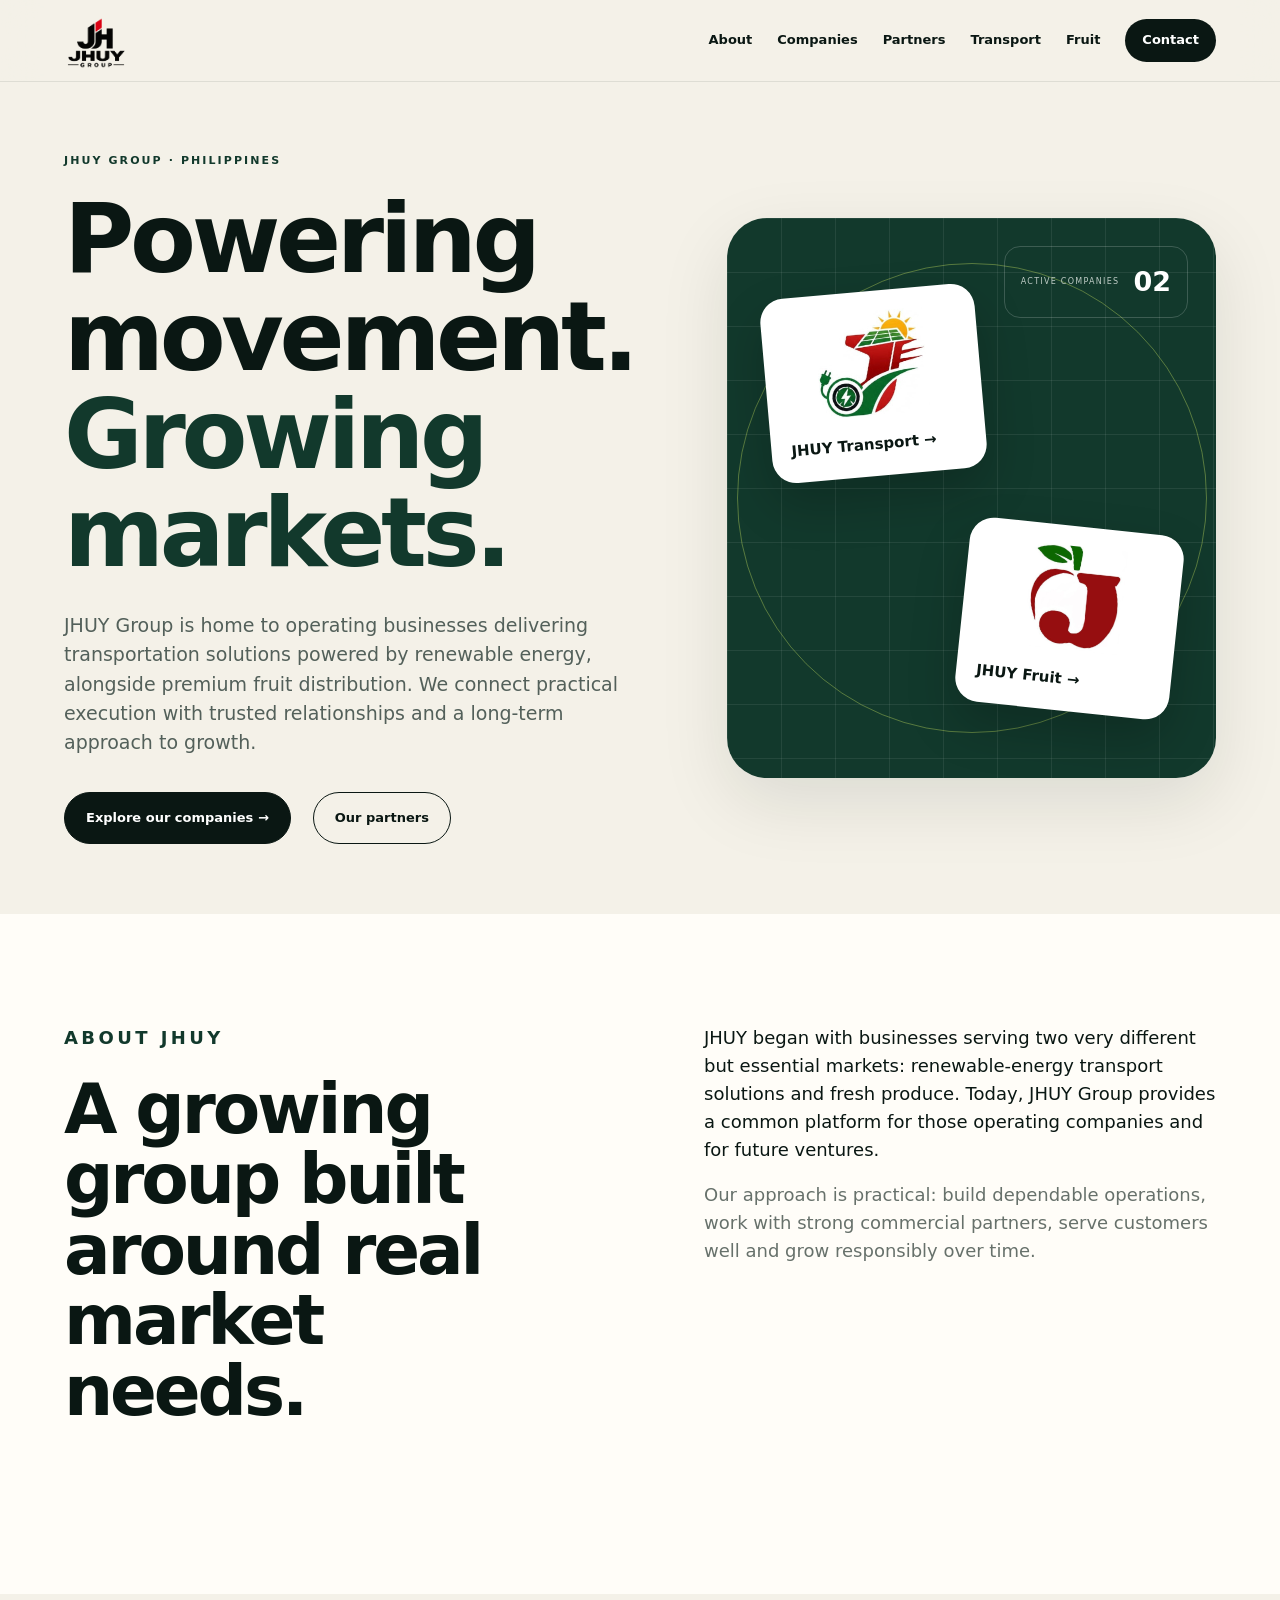
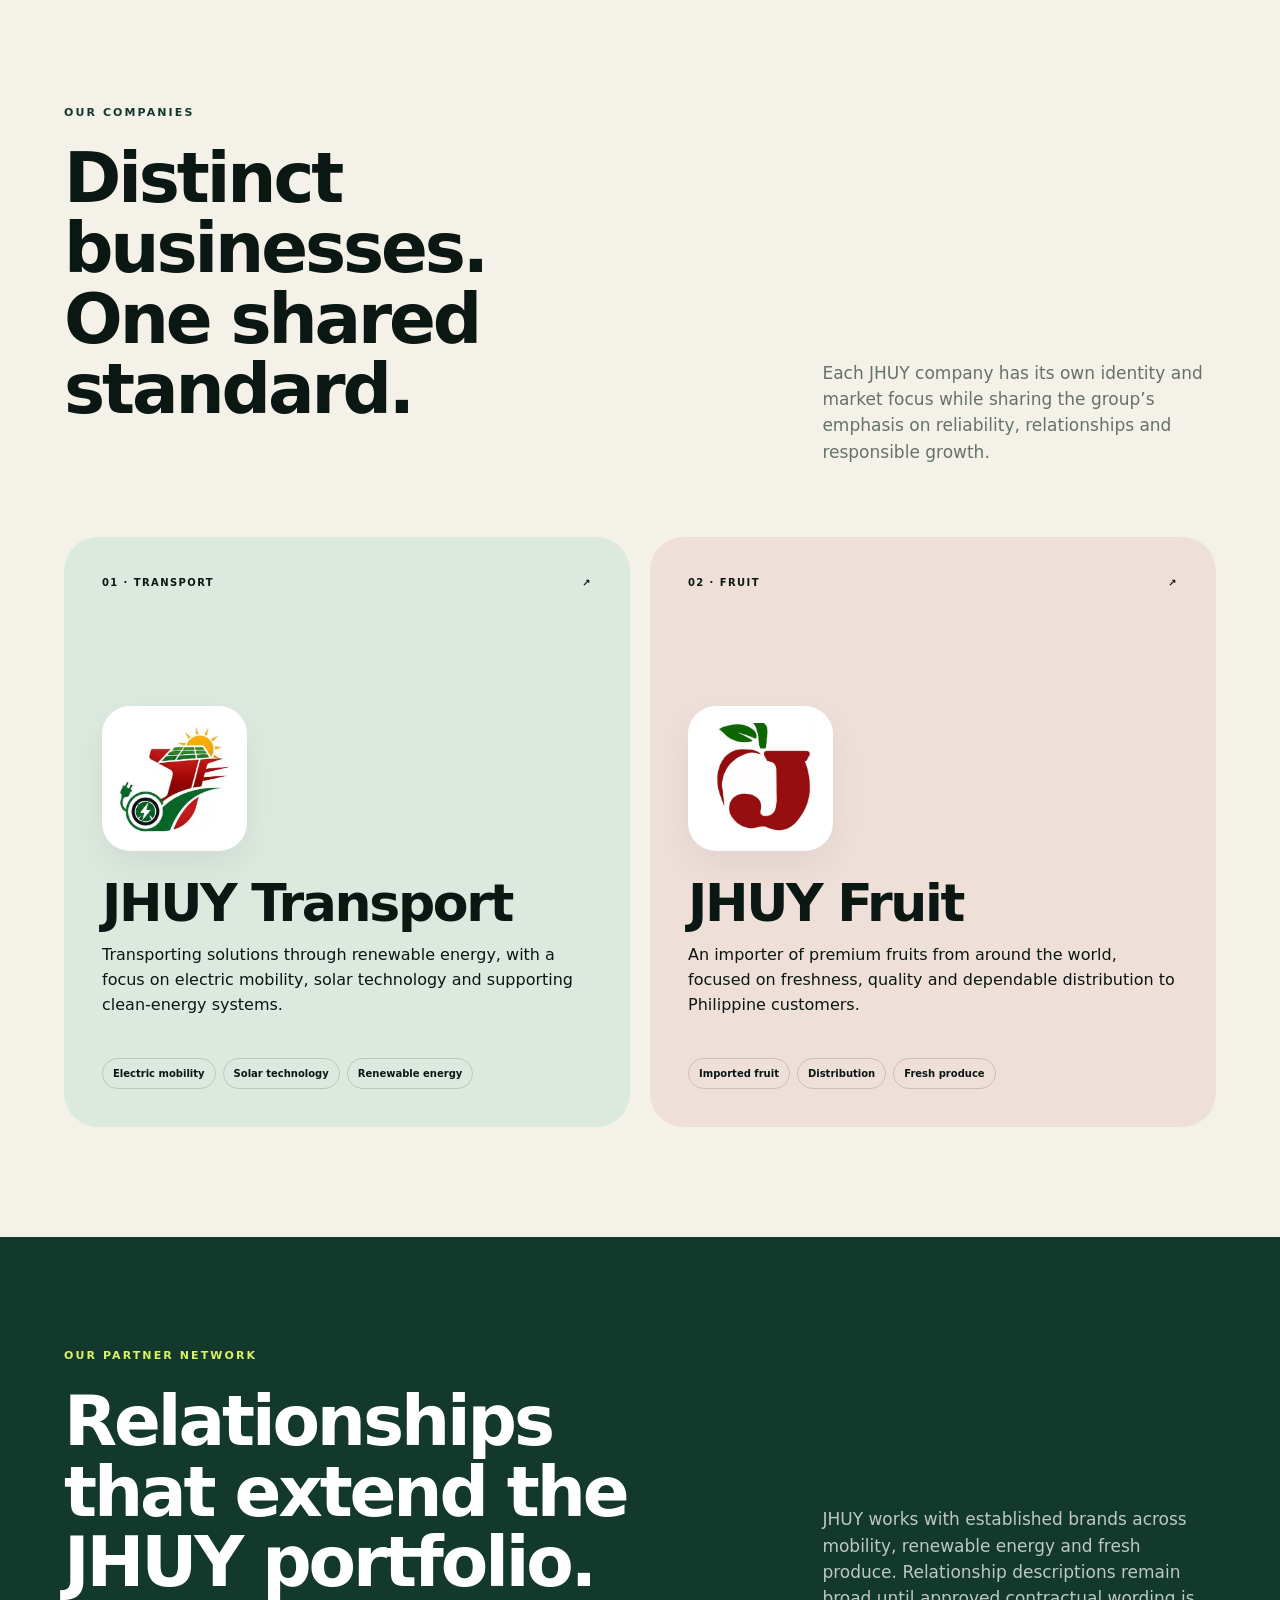
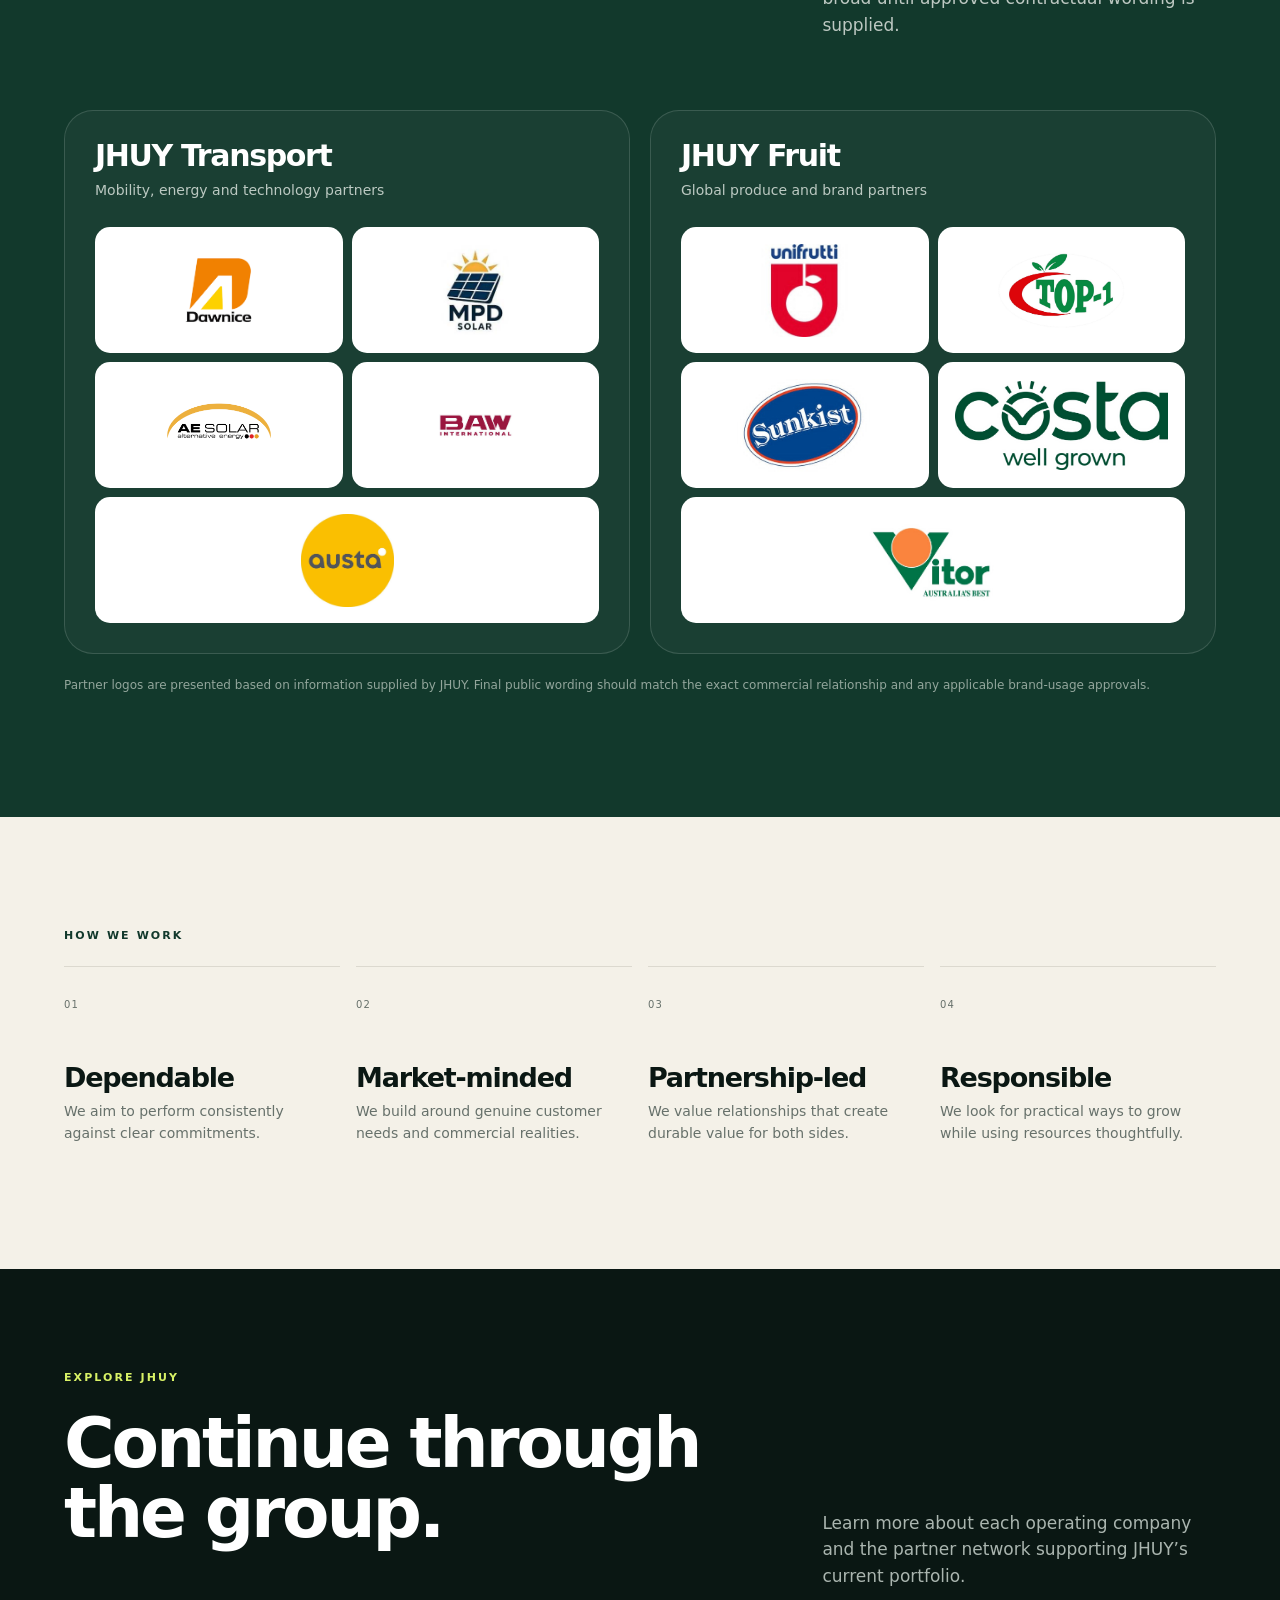
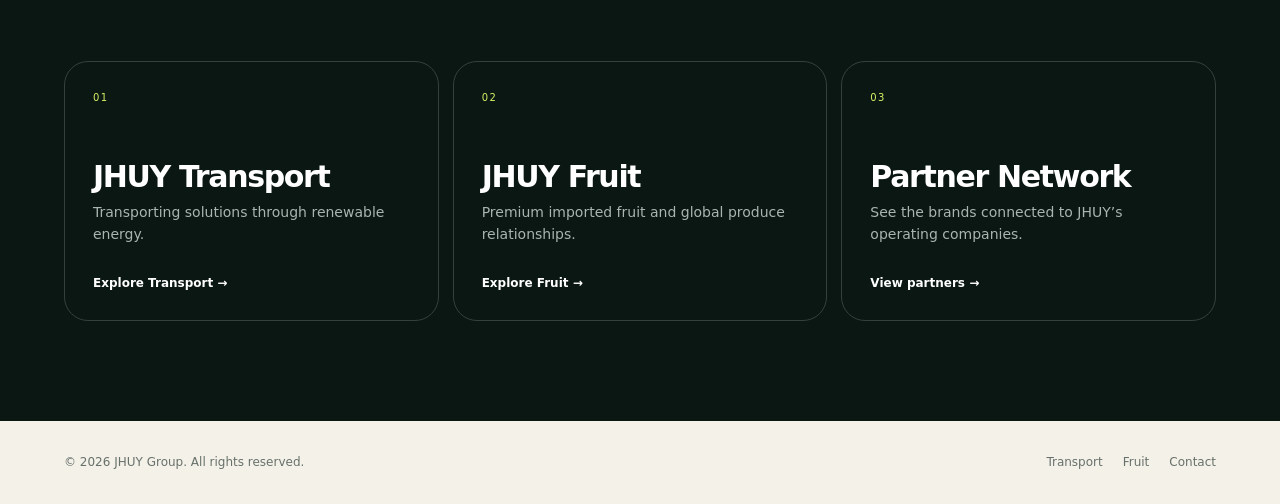
<file: index.html>
<!doctype html><html lang="en"><head><meta charset="utf-8"><meta name="viewport" content="width=device-width,initial-scale=1"><title>JHUY Group | Renewable Energy Transport & Fruit</title><meta name="description" content="JHUY Group brings together businesses delivering transportation solutions powered by renewable energy and premium fruit distribution in the Philippines."><link rel="stylesheet" href="assets/site.css"></head><body>
<header class="site-header"><a class="holdings-brand"href="index.html"aria-label="JHUY Group home"><img src="assets/images/brands/jhuy-group.png"alt="JHUY Group"></a>
<button class="menu-btn" aria-label="Open menu" aria-expanded="false">☰</button><nav class="nav"><a href="#about">About</a><a href="#companies">Companies</a><a href="#partners">Partners</a><a href="transport.html">Transport</a><a href="fruit.html">Fruit</a><a class="nav-cta" href="contact.html">Contact</a></nav></header>
<main><section class="hero shell"><div><p class="eyebrow">JHUY GROUP · PHILIPPINES</p><h1>Powering movement.<br><span>Growing markets.</span></h1><p class="lead">JHUY Group is home to operating businesses delivering transportation solutions powered by renewable energy, alongside premium fruit distribution. We connect practical execution with trusted relationships and a long-term approach to growth.</p><div class="actions"><a class="btn" href="#companies">Explore our companies →</a><a class="btn alt" href="#partners">Our partners</a></div></div><div class="hero-art"><div class="gridlines"></div><div class="orbit"></div><div class="hero-count"><span>ACTIVE COMPANIES</span><strong>02</strong></div><a href="transport.html" class="portfolio-logo pl-transport"><img src="assets/images/brands/jhuy-transport.jpeg" alt="JHUY Transport logo"><strong>JHUY Transport →</strong></a><a href="fruit.html" class="portfolio-logo pl-fruit"><img src="assets/images/brands/jhuy-fruit.jpeg" alt="JHUY Fruit logo"><strong>JHUY Fruit →</strong></a></div></section>
<section class="section white" id="about"><div class="shell statement"><div><p class="eyebrow">ABOUT JHUY</p><h2>A growing group built around real market needs.</h2></div><div><p>JHUY began with businesses serving two very different but essential markets: renewable-energy transport solutions and fresh produce. Today, JHUY Group provides a common platform for those operating companies and for future ventures.</p><p class="muted">Our approach is practical: build dependable operations, work with strong commercial partners, serve customers well and grow responsibly over time.</p></div></div></section>
<section class="section shell" id="companies"><div class="section-head"><div><p class="eyebrow">OUR COMPANIES</p><h2>Distinct businesses.<br>One shared standard.</h2></div><p>Each JHUY company has its own identity and market focus while sharing the group’s emphasis on reliability, relationships and responsible growth.</p></div><div class="company-grid"><a href="transport.html" class="company-card transport"><div class="card-kicker"><span>01 · TRANSPORT</span><span>↗</span></div><div class="logo-box"><img src="assets/images/brands/jhuy-transport.jpeg" alt="JHUY Transport"></div><h3>JHUY Transport</h3><p>Transporting solutions through renewable energy, with a focus on electric mobility, solar technology and supporting clean-energy systems.</p><div class="chips"><span>Electric mobility</span><span>Solar technology</span><span>Renewable energy</span></div></a><a href="fruit.html" class="company-card fruit"><div class="card-kicker"><span>02 · FRUIT</span><span>↗</span></div><div class="logo-box"><img src="assets/images/brands/jhuy-fruit.jpeg" alt="JHUY Fruit"></div><h3>JHUY Fruit</h3><p>An importer of premium fruits from around the world, focused on freshness, quality and dependable distribution to Philippine customers.</p><div class="chips"><span>Imported fruit</span><span>Distribution</span><span>Fresh produce</span></div></a></div></section>
<section class="section dark" id="partners"><div class="shell"><div class="section-head"><div><p class="eyebrow light">OUR PARTNER NETWORK</p><h2>Relationships that extend the JHUY portfolio.</h2></div><p>JHUY works with established brands across mobility, renewable energy and fresh produce. Relationship descriptions remain broad until approved contractual wording is supplied.</p></div><div class="partner-groups"><div class="partner-panel"><h3>JHUY Transport</h3><p>Mobility, energy and technology partners</p><div class="partner-logos"><a class="logo-tile partner-link" href="https://www.energydawnice.com" target="_blank" rel="noopener noreferrer" aria-label="Visit Dawnice website"><img src="assets/images/transport-partners/dawnice.png" alt="Dawnice"><span class="partner-link-icon" aria-hidden="true">↗</span></a><a class="logo-tile partner-link" href="https://web.facebook.com/mpdsolarph/?_rdc=1&_rdr" target="_blank" rel="noopener noreferrer" aria-label="Visit MPD Solar Facebook page"><img src="assets/images/transport-partners/mpd-solar-display.png" alt="MPD Solar"><span class="partner-link-icon" aria-hidden="true">↗</span></a><a class="logo-tile partner-link" href="https://ae-solar.com/" target="_blank" rel="noopener noreferrer" aria-label="Visit AE Solar website"><img src="assets/images/transport-partners/ae-solar.png" alt="AE Solar"><span class="partner-link-icon" aria-hidden="true">↗</span></a><a class="logo-tile partner-link" href="https://bawauto.com" target="_blank" rel="noopener noreferrer" aria-label="Visit BAW website"><img src="assets/images/transport-partners/baw-international.png" alt="BAW International"><span class="partner-link-icon" aria-hidden="true">↗</span></a><a class="logo-tile wide partner-link" href="https://www.austasolar.net" target="_blank" rel="noopener noreferrer" aria-label="Visit AUSTA Solar website"><img src="assets/images/transport-partners/austa.png" alt="AUSTA"><span class="partner-link-icon" aria-hidden="true">↗</span></a></div></div><div class="partner-panel"><h3>JHUY Fruit</h3><p>Global produce and brand partners</p><div class="partner-logos"><a class="logo-tile partner-link" href="https://unifruttigroup.com" target="_blank" rel="noopener noreferrer" aria-label="Visit Unifrutti website"><img src="assets/images/fruit-partners/unifrutti.jpeg" alt="Unifrutti"><span class="partner-link-icon" aria-hidden="true">↗</span></a><a class="logo-tile partner-link" href="https://www.facebook.com/jhuyfruit" target="_blank" rel="noopener noreferrer" aria-label="Visit JHUY Fruit Facebook page"><img src="assets/images/fruit-partners/top-1-display.jpeg" alt="TOP-1"><span class="partner-link-icon" aria-hidden="true">↗</span></a><a class="logo-tile partner-link" href="https://sunkist.com/en-us" target="_blank" rel="noopener noreferrer" aria-label="Visit Sunkist website"><img src="assets/images/fruit-partners/sunkist.jpeg" alt="Sunkist"><span class="partner-link-icon" aria-hidden="true">↗</span></a><a class="logo-tile partner-link" href="https://costagroup.com.au" target="_blank" rel="noopener noreferrer" aria-label="Visit Costa Group website"><img src="assets/images/fruit-partners/costa.jpeg" alt="Costa"><span class="partner-link-icon" aria-hidden="true">↗</span></a><a class="logo-tile wide partner-link" href="https://costagroup.com.au/2022/08/15/celebrating-50-years-of-vitor/" target="_blank" rel="noopener noreferrer" aria-label="Visit Vitor information at Costa Group"><img src="assets/images/fruit-partners/vitor.jpeg" alt="Vitor Australia's Best"><span class="partner-link-icon" aria-hidden="true">↗</span></a></div></div></div><p class="partner-disclaimer">Partner logos are presented based on information supplied by JHUY. Final public wording should match the exact commercial relationship and any applicable brand-usage approvals.</p></div></section>
<section class="section shell"><p class="eyebrow">HOW WE WORK</p><div class="principles"><div class="principle"><span class="number">01</span><h3>Dependable</h3><p>We aim to perform consistently against clear commitments.</p></div><div class="principle"><span class="number">02</span><h3>Market-minded</h3><p>We build around genuine customer needs and commercial realities.</p></div><div class="principle"><span class="number">03</span><h3>Partnership-led</h3><p>We value relationships that create durable value for both sides.</p></div><div class="principle"><span class="number">04</span><h3>Responsible</h3><p>We look for practical ways to grow while using resources thoughtfully.</p></div></div></section>
<section class="explore-jhuy"><div class="shell"><div class="section-head"><div><p class="eyebrow light">EXPLORE JHUY</p><h2>Continue through the group.</h2></div><p>Learn more about each operating company and the partner network supporting JHUY’s current portfolio.</p></div><div class="explore-grid"><a href="transport.html" class="explore-card"><span>01</span><h3>JHUY Transport</h3><p>Transporting solutions through renewable energy.</p><b>Explore Transport →</b></a><a href="fruit.html" class="explore-card"><span>02</span><h3>JHUY Fruit</h3><p>Premium imported fruit and global produce relationships.</p><b>Explore Fruit →</b></a><a href="#partners" class="explore-card"><span>03</span><h3>Partner Network</h3><p>See the brands connected to JHUY’s operating companies.</p><b>View partners →</b></a></div></div></section></main>
<footer class="site-footer"><span>© <span data-year></span> JHUY Group. All rights reserved.</span><div class="footer-links"><a href="transport.html">Transport</a><a href="fruit.html">Fruit</a><a href="contact.html">Contact</a></div></footer><script src="assets/site.js"></script></body></html>
</file>
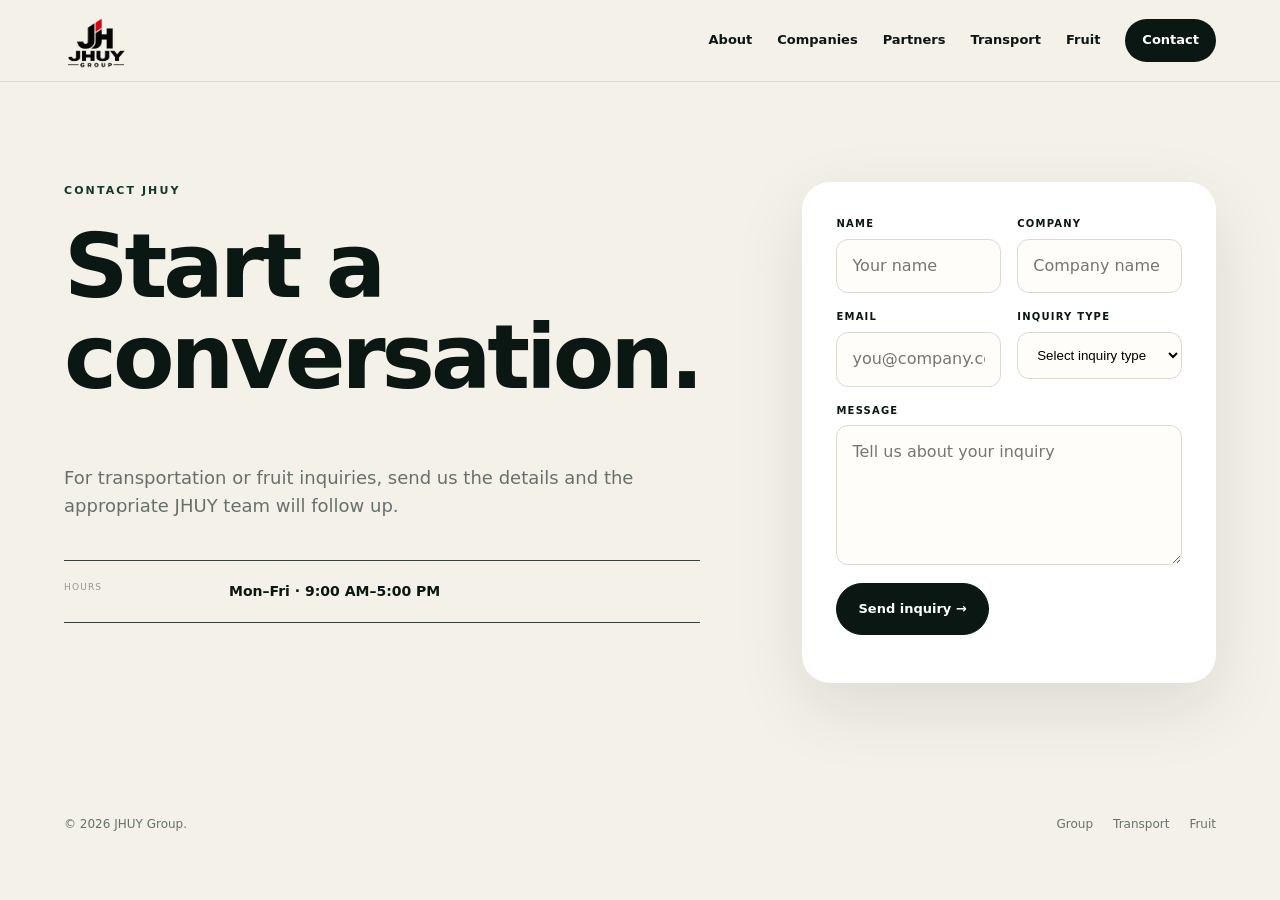
<file: contact.html>
<!doctype html>
<html lang="en">

<head>
  <meta charset="utf-8">

  <meta
    name="viewport"
    content="width=device-width, initial-scale=1"
  >

  <title>Contact JHUY Group</title>

  <meta
    name="description"
    content="Contact JHUY Group for transportation and premium fruit inquiries."
  >

  <link
    rel="stylesheet"
    href="assets/site.css"
  >
</head>

<body>

  <!-- HEADER -->
  <header class="site-header">

    <a
  class="holdings-brand"
  href="index.html"
  aria-label="JHUY Group home"
>
  <img
    src="assets/images/brands/jhuy-group.png"
    alt="JHUY Group"
  >
</a>

    <button
      class="menu-btn"
      aria-label="Open menu"
      aria-expanded="false"
    >
      ☰
    </button>

    <nav class="nav">
      <a href="index.html#about">About</a>
      <a href="index.html#companies">Companies</a>
      <a href="index.html#partners">Partners</a>
      <a href="transport.html">Transport</a>
      <a href="fruit.html">Fruit</a>
      <a class="nav-cta" href="contact.html">Contact</a>
    </nav>

  </header>


  <!-- CONTACT PAGE -->
  <main class="contact-page">

    <div class="shell contact-page-grid">

      <!-- LEFT SIDE -->
      <div>

        <p class="eyebrow">
          CONTACT JHUY
        </p>

        <h1>
          Start a conversation.
        </h1>

        <p
          style="
            font-size:18px;
            color:var(--muted);
          "
        >
          For transportation or fruit inquiries,
          send us the details and the appropriate
          JHUY team will follow up.
        </p>

        <div
          class="contact-list"
          style="margin-top:40px;"
        >

          <div class="contact-row">

            <span>Hours</span>

            <strong>
              Mon–Fri · 9:00 AM–5:00 PM
            </strong>

          </div>

        </div>

      </div>


      <!-- CONTACT FORM -->
      <form
        class="form"
        id="contact-form"
        action="https://script.google.com/macros/s/AKfycbzsuxBXyZ0-lQ6I91eZ3WyNTi8iXq0ba1fGs8wkIW40XgTDjABL2bPzV8xfAZX2AM-r/exec"
        method="POST"
        target="form-submit-frame"
      >

        <div class="form-grid">

          <!-- NAME -->
          <div class="field">

            <label for="name">
              Name
            </label>

            <input
              id="name"
              name="name"
              type="text"
              required
              placeholder="Your name"
            >

          </div>


          <!-- COMPANY -->
          <div class="field">

            <label for="company">
              Company
            </label>

            <input
              id="company"
              name="company"
              type="text"
              placeholder="Company name"
            >

          </div>


          <!-- EMAIL -->
          <div class="field">

            <label for="email">
              Email
            </label>

            <input
              id="email"
              name="email"
              type="email"
              required
              placeholder="you@company.com"
            >

          </div>


          <!-- INQUIRY TYPE -->
          <div class="field">

            <label for="inquiry_type">
              Inquiry type
            </label>

            <select
              id="inquiry_type"
              name="inquiry_type"
              required
            >

              <option value="">
                Select inquiry type
              </option>

              <option value="JHUY Transport">
                JHUY Transport
              </option>

              <option value="JHUY Fruit">
                JHUY Fruit
              </option>

            </select>

          </div>


          <!-- MESSAGE -->
          <div class="field full">

            <label for="message">
              Message
            </label>

            <textarea
              id="message"
              name="message"
              required
              placeholder="Tell us about your inquiry"
            ></textarea>

          </div>

        </div>


        <!-- SUBMIT -->
        <button
          class="btn"
          id="submit-btn"
          type="submit"
        >
          Send inquiry →
        </button>


        <p
          class="form-note"
          id="form-status"
          aria-live="polite"
        ></p>

      </form>


      <!-- Hidden iframe keeps user on contact page -->
      <iframe
        name="form-submit-frame"
        id="form-submit-frame"
        title="Contact form submission"
        style="display:none;"
      ></iframe>

    </div>

  </main>


  <!-- FOOTER -->
  <footer class="site-footer">

    <span>
      © <span data-year></span> JHUY Group.
    </span>

    <div class="footer-links">

      <a href="index.html">
        Group
      </a>

      <a href="transport.html">
        Transport
      </a>

      <a href="fruit.html">
        Fruit
      </a>

    </div>

  </footer>


  <!-- EXISTING SITE JAVASCRIPT -->
  <script src="assets/site.js"></script>


  <!-- CONTACT FORM STATUS -->
  <script>

    const form =
      document.getElementById("contact-form");

    const status =
      document.getElementById("form-status");

    const submitButton =
      document.getElementById("submit-btn");


    form.addEventListener(
      "submit",
      function() {

        status.textContent =
          "Sending...";

        submitButton.disabled = true;


        setTimeout(function() {

          status.textContent =
            "Thank you. Your inquiry has been submitted.";

          form.reset();

          submitButton.disabled = false;

        }, 1500);

      }
    );

  </script>

</body>

</html>
</file>
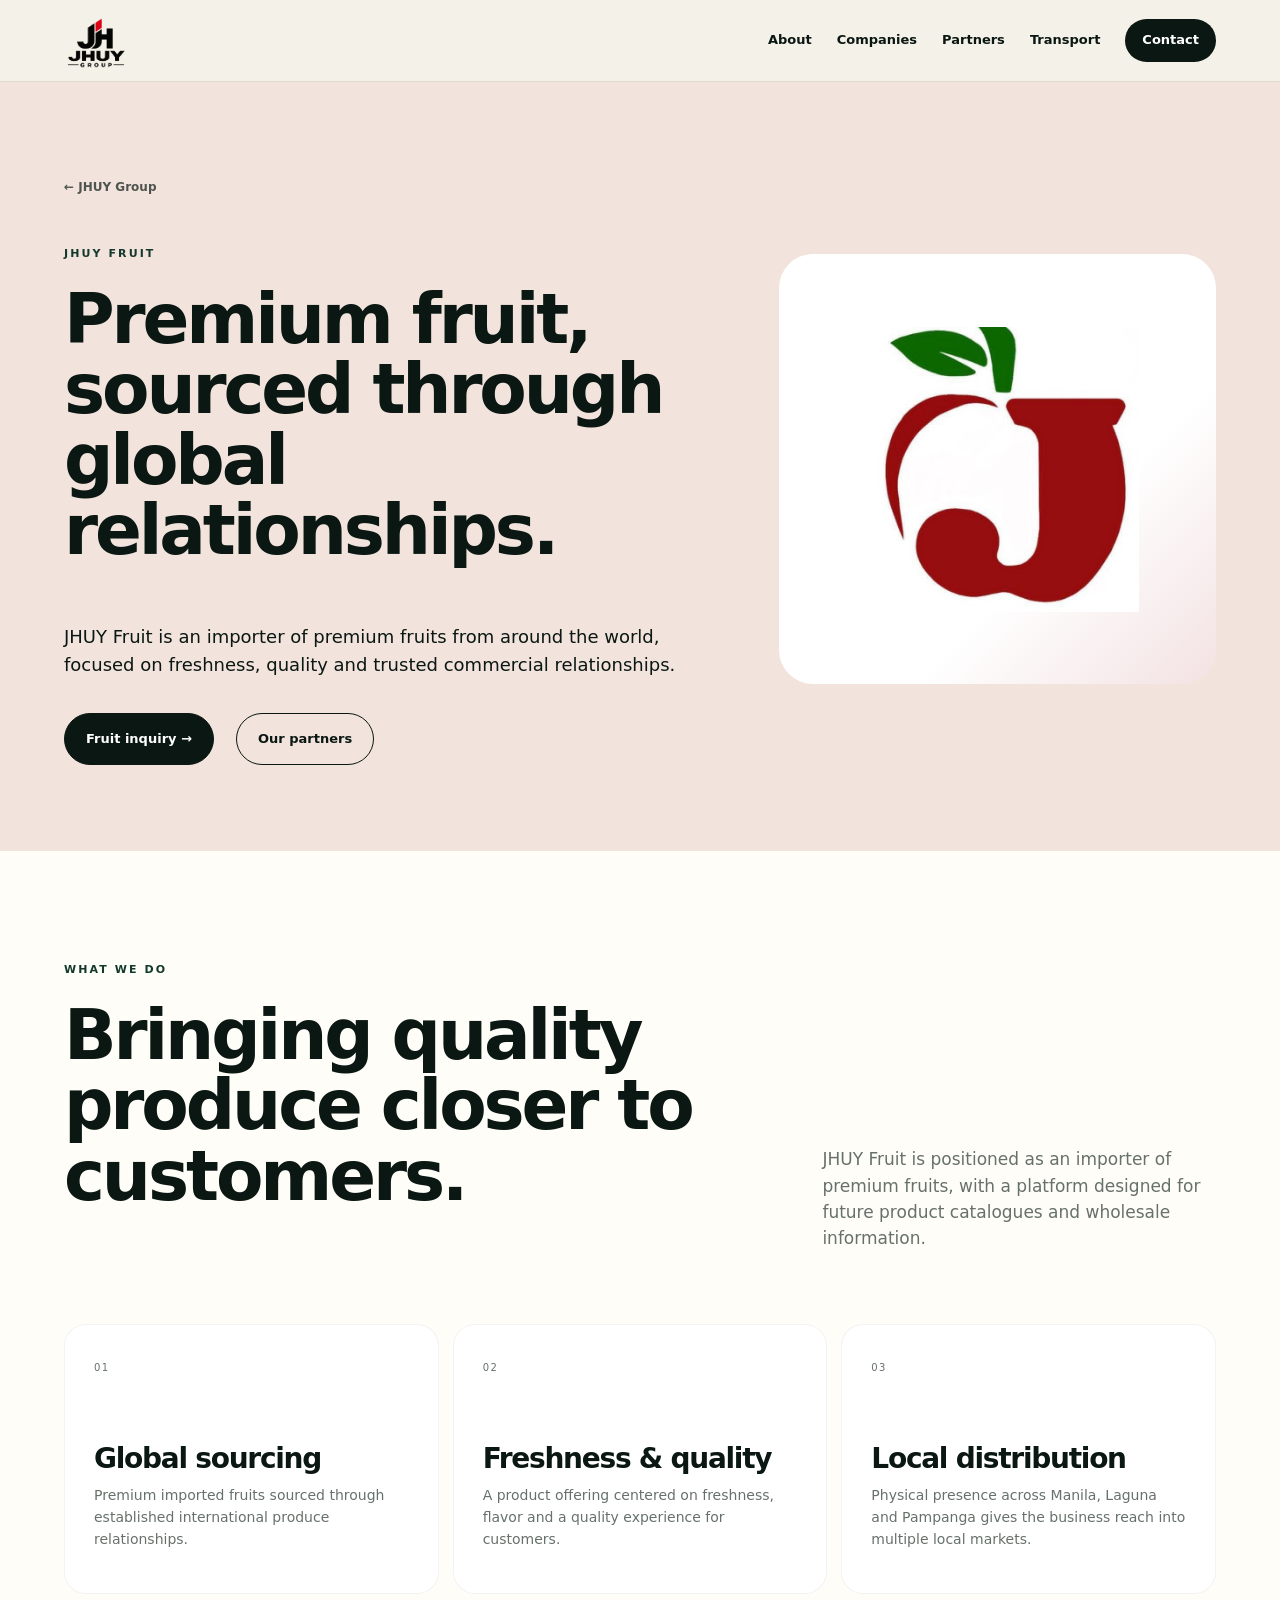
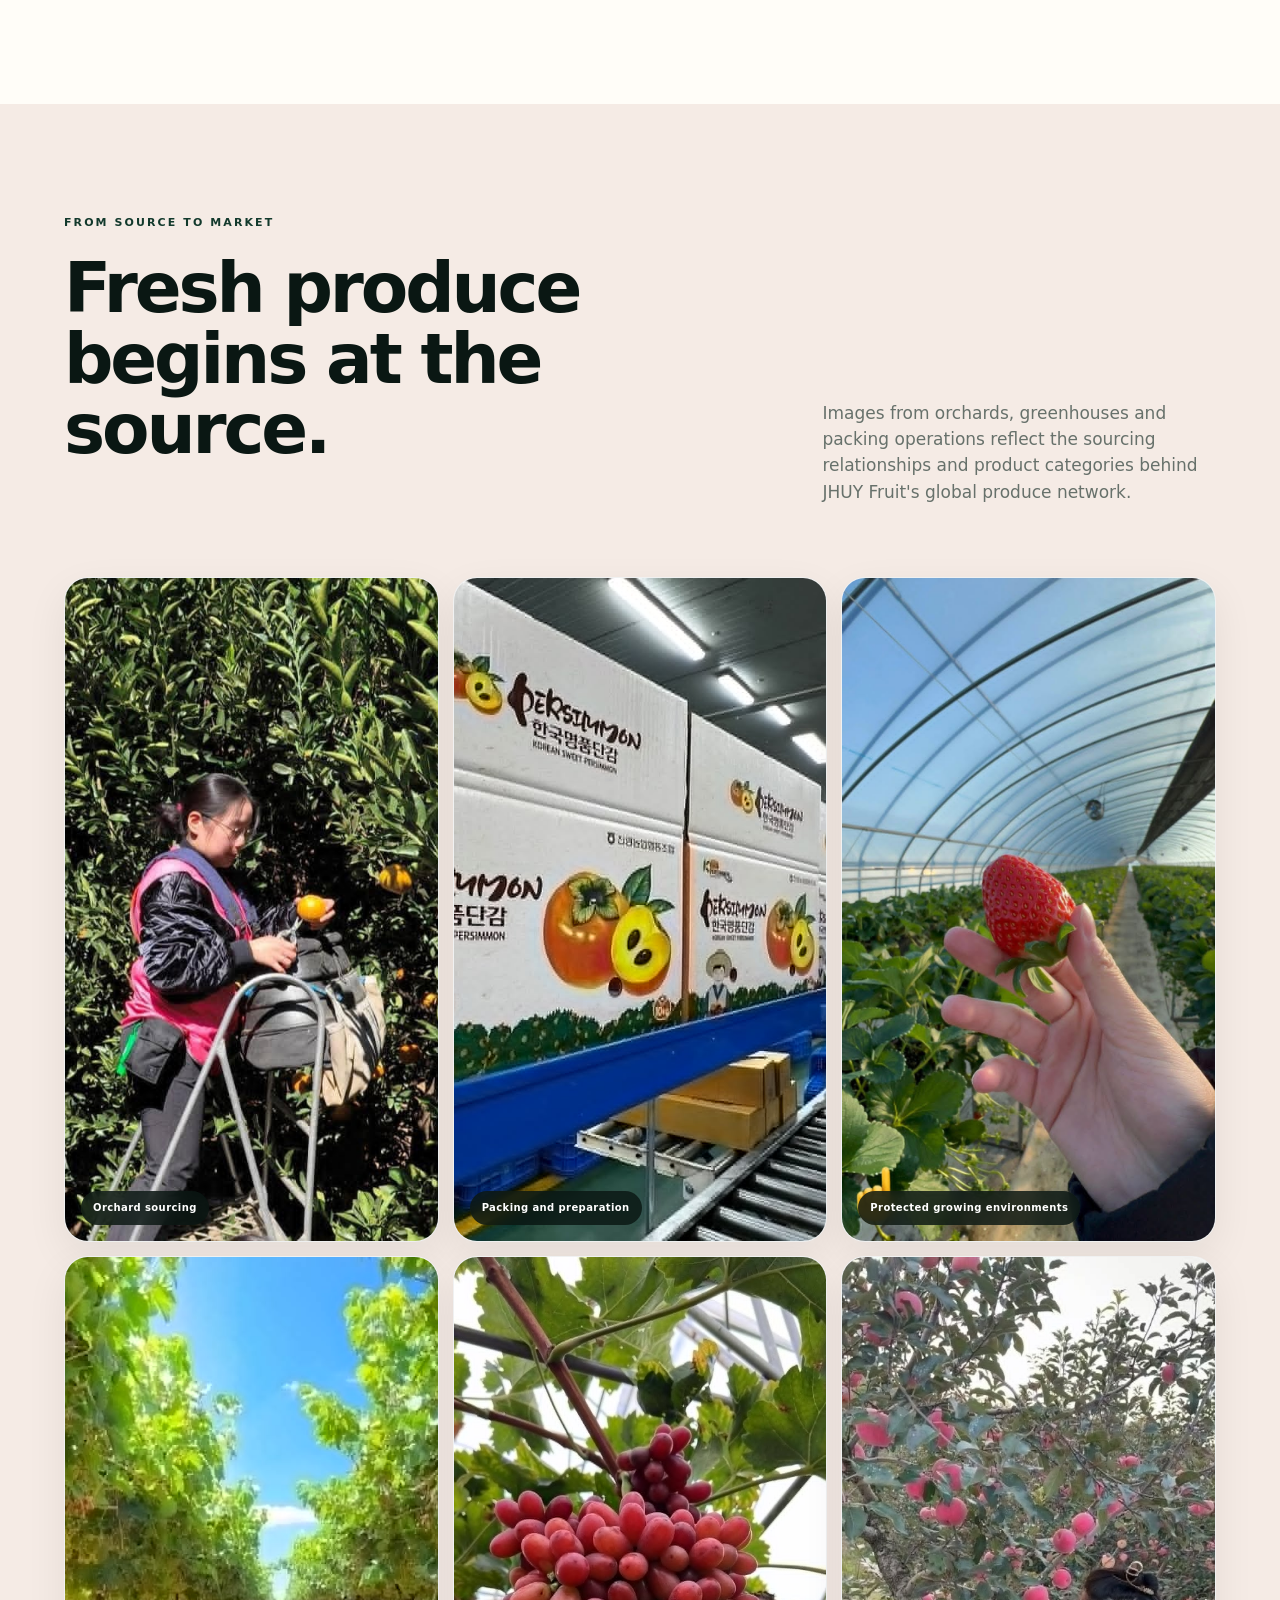
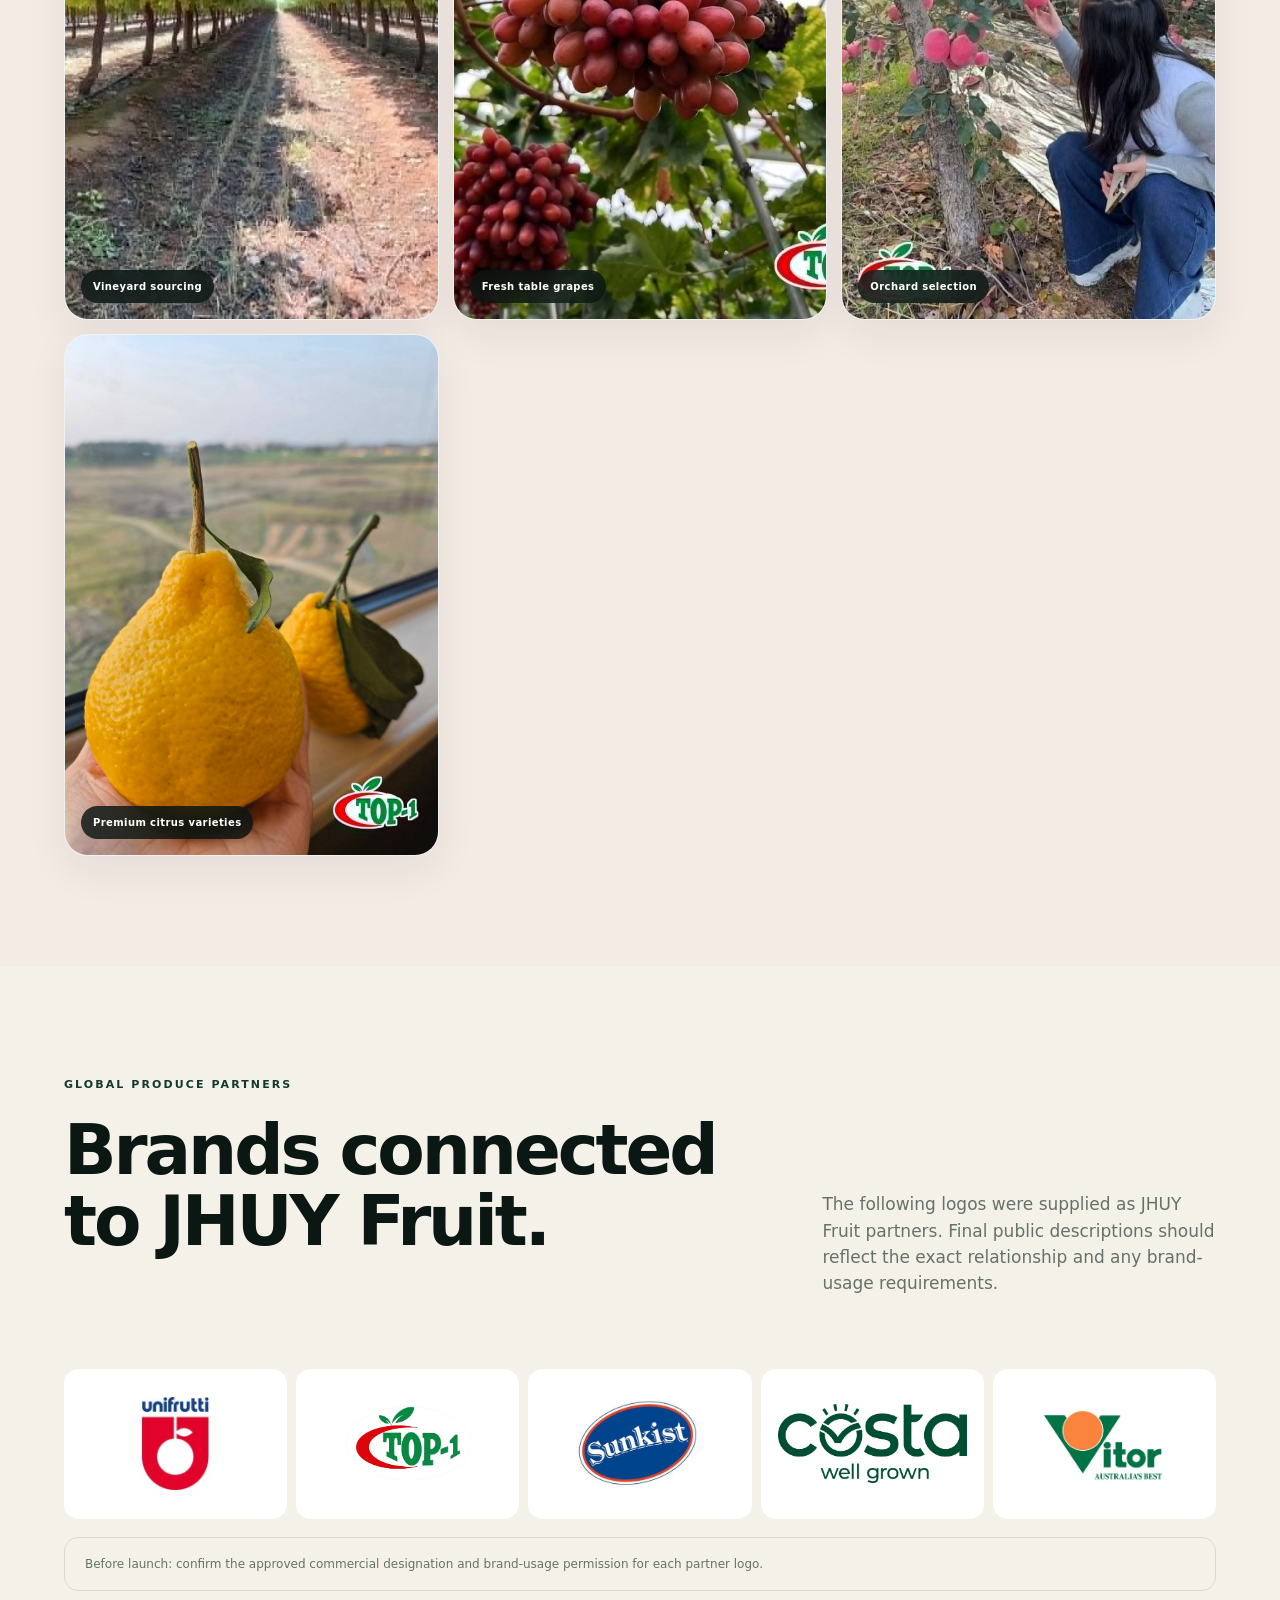
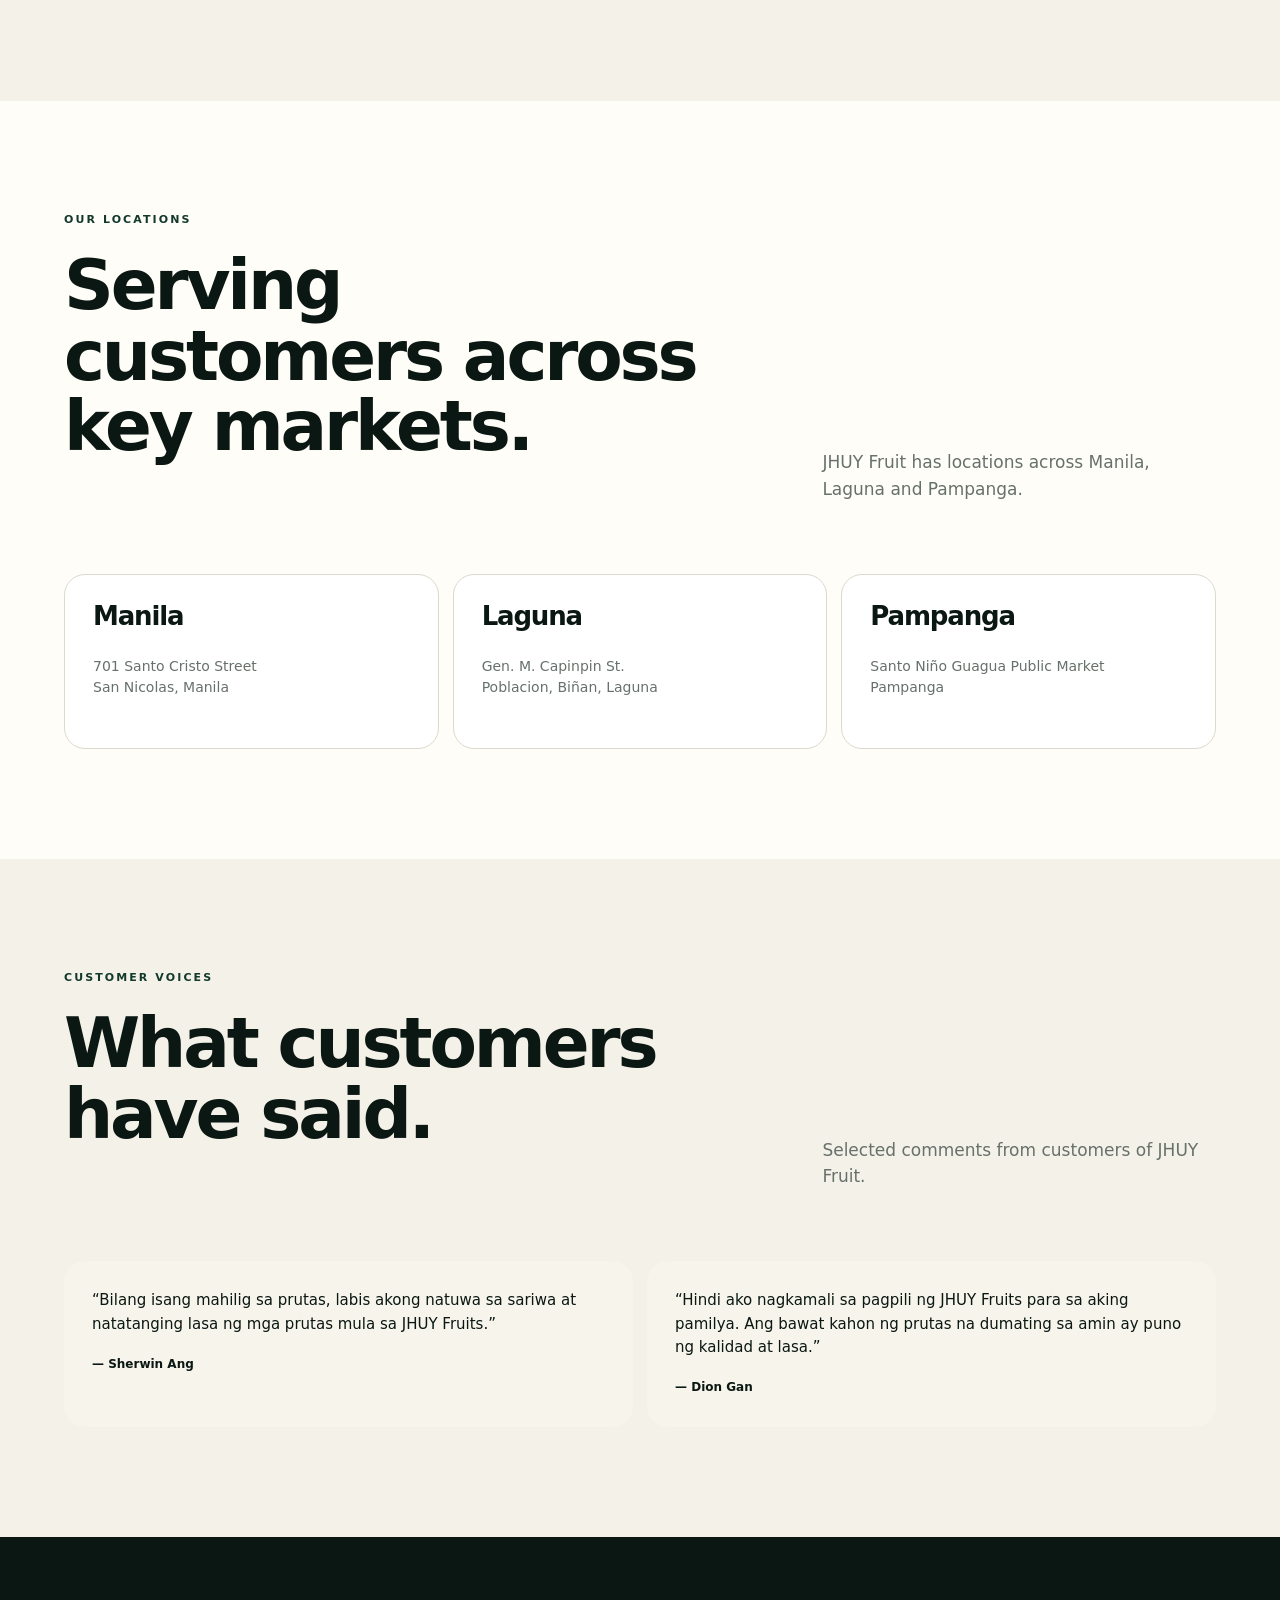
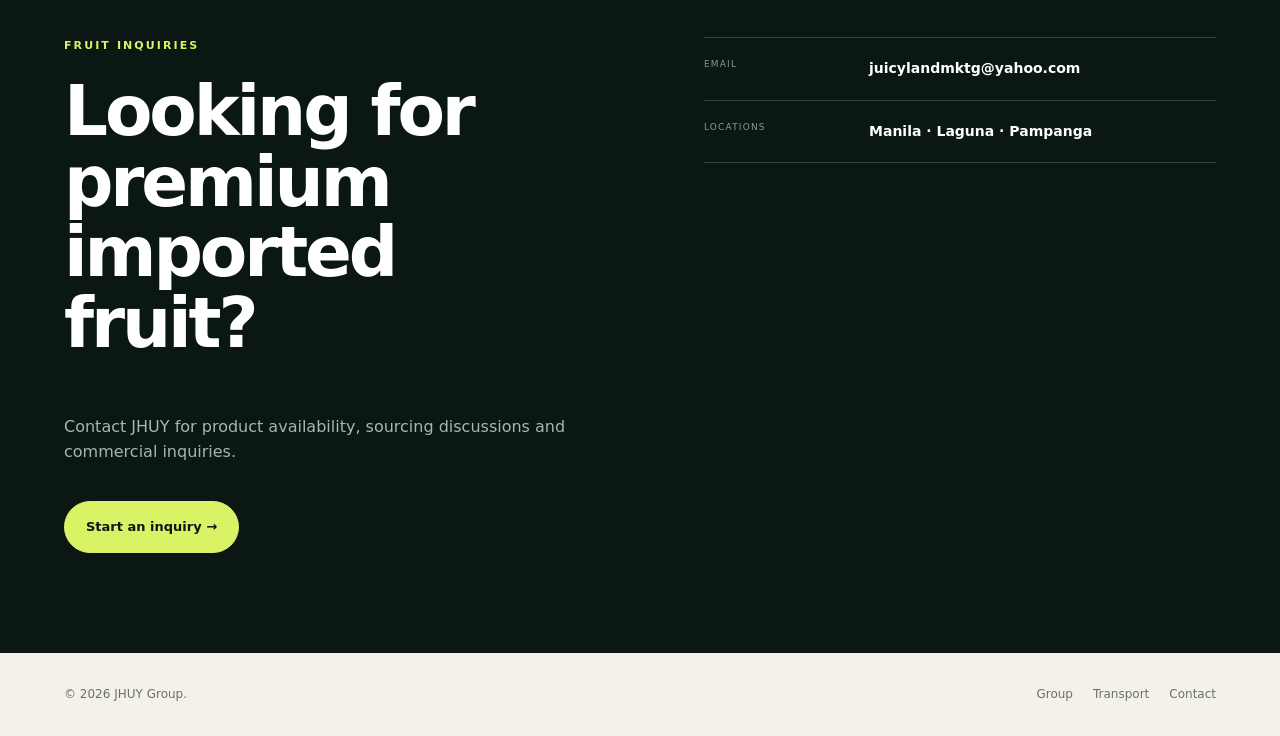
<file: fruit.html>
<!doctype html><html lang="en"><head><meta charset="utf-8"><meta name="viewport" content="width=device-width,initial-scale=1"><title>JHUY Fruit | Premium Imported Fruit</title><meta name="description" content="JHUY Fruit sources premium imported fruits through established global produce relationships and serves customers across Manila, Laguna and Pampanga."><link rel="stylesheet" href="assets/site.css"></head><body>
<header class="site-header"><a class="holdings-brand" href="index.html" aria-label="JHUY Group home"><img src="assets/images/brands/jhuy-group.png" alt="JHUY Group">
</a><button class="menu-btn" aria-label="Open menu" aria-expanded="false">☰</button><nav class="nav"><a href="index.html#about">About</a><a href="index.html#companies">Companies</a><a href="#partners">Partners</a><a href="transport.html">Transport</a><a class="nav-cta" href="contact.html">Contact</a></nav></header>
<main><section class="subhero fruit-theme"><div class="shell subhero-grid"><div><a class="back" href="index.html">← JHUY Group</a><p class="eyebrow">JHUY FRUIT</p><h1>Premium fruit, sourced through global relationships.</h1><p class="lead">JHUY Fruit is an importer of premium fruits from around the world, focused on freshness, quality and trusted commercial relationships.</p><div class="actions"><a class="btn" href="contact.html?type=fruit">Fruit inquiry →</a><a class="btn alt" href="#partners">Our partners</a></div></div><div class="brand-display"><img src="assets/images/brands/jhuy-fruit.jpeg" alt="JHUY Fruit logo"></div></div></section>
<section class="section white"><div class="shell"><div class="section-head"><div><p class="eyebrow">WHAT WE DO</p><h2>Bringing quality produce closer to customers.</h2></div><p>JHUY Fruit is positioned as an importer of premium fruits, with a platform designed for future product catalogues and wholesale information.</p></div><div class="service-grid"><div class="service-card"><span class="num">01</span><h3>Global sourcing</h3><p>Premium imported fruits sourced through established international produce relationships.</p></div><div class="service-card"><span class="num">02</span><h3>Freshness & quality</h3><p>A product offering centered on freshness, flavor and a quality experience for customers.</p></div><div class="service-card"><span class="num">03</span><h3>Local distribution</h3><p>Physical presence across Manila, Laguna and Pampanga gives the business reach into multiple local markets.</p></div></div></div></section>
<section class="section fruit-gallery-section"><div class="shell"><div class="section-head"><div><p class="eyebrow">FROM SOURCE TO MARKET</p><h2>Fresh produce begins at the source.</h2></div><p>Images from orchards, greenhouses and packing operations reflect the sourcing relationships and product categories behind JHUY Fruit's global produce network.</p></div><div class="visual-gallery fruit-gallery"><figure class="gallery-card gallery-tall"><img src="assets/images/fruit-gallery/citrus-orchard.jpeg" alt="Citrus harvest in an orchard" loading="lazy"><figcaption>Orchard sourcing</figcaption></figure><figure class="gallery-card gallery-wide"><img src="assets/images/fruit-gallery/persimmon-packing.jpeg" alt="Persimmon packing facility" loading="lazy"><figcaption>Packing and preparation</figcaption></figure><figure class="gallery-card gallery-tall"><img src="assets/images/fruit-gallery/strawberry-greenhouse.jpeg" alt="Fresh strawberry in a greenhouse" loading="lazy"><figcaption>Protected growing environments</figcaption></figure><figure class="gallery-card"><img src="assets/images/fruit-gallery/vineyard.jpeg" alt="Vineyard with green grapes" loading="lazy"><figcaption>Vineyard sourcing</figcaption></figure><figure class="gallery-card gallery-tall"><img src="assets/images/fruit-gallery/grapes.jpeg" alt="Fresh red grapes on the vine" loading="lazy"><figcaption>Fresh table grapes</figcaption></figure><figure class="gallery-card gallery-tall"><img src="assets/images/fruit-gallery/apple-orchard.jpeg" alt="Apple orchard" loading="lazy"><figcaption>Orchard selection</figcaption></figure><figure class="gallery-card gallery-tall"><img src="assets/images/fruit-gallery/citrus-produce.jpeg" alt="Fresh citrus produce" loading="lazy"><figcaption>Premium citrus varieties</figcaption></figure></div></div></section>
<section class="section shell logo-section" id="partners"><div class="section-head"><div><p class="eyebrow">GLOBAL PRODUCE PARTNERS</p><h2>Brands connected to JHUY Fruit.</h2></div><p>The following logos were supplied as JHUY Fruit partners. Final public descriptions should reflect the exact relationship and any brand-usage requirements.</p></div><div class="partner-logos"><a class="logo-tile partner-link" href="https://unifruttigroup.com" target="_blank" rel="noopener noreferrer" aria-label="Visit Unifrutti website"><img src="assets/images/fruit-partners/unifrutti.jpeg" alt="Unifrutti"><span class="partner-link-icon" aria-hidden="true">↗</span></a><a class="logo-tile partner-link" href="https://www.facebook.com/jhuyfruit" target="_blank" rel="noopener noreferrer" aria-label="Visit JHUY Fruit Facebook page"><img src="assets/images/fruit-partners/top-1-display.jpeg" alt="TOP-1"><span class="partner-link-icon" aria-hidden="true">↗</span></a><a class="logo-tile partner-link" href="https://sunkist.com/en-us" target="_blank" rel="noopener noreferrer" aria-label="Visit Sunkist website"><img src="assets/images/fruit-partners/sunkist.jpeg" alt="Sunkist"><span class="partner-link-icon" aria-hidden="true">↗</span></a><a class="logo-tile partner-link" href="https://costagroup.com.au" target="_blank" rel="noopener noreferrer" aria-label="Visit Costa Group website"><img src="assets/images/fruit-partners/costa.jpeg" alt="Costa"><span class="partner-link-icon" aria-hidden="true">↗</span></a><a class="logo-tile partner-link" href="https://costagroup.com.au/2022/08/15/celebrating-50-years-of-vitor/" target="_blank" rel="noopener noreferrer" aria-label="Visit Vitor information at Costa Group"><img src="assets/images/fruit-partners/vitor.jpeg" alt="Vitor Australia's Best"><span class="partner-link-icon" aria-hidden="true">↗</span></a></div><div class="note-box">Before launch: confirm the approved commercial designation and brand-usage permission for each partner logo.</div></section>
<section class="section white" id="locations"><div class="shell"><div class="section-head"><div><p class="eyebrow">OUR LOCATIONS</p><h2>Serving customers across key markets.</h2></div><p>JHUY Fruit has locations across Manila, Laguna and Pampanga.</p></div><div class="locations"><div class="location"><h3>Manila</h3><p>701 Santo Cristo Street<br>San Nicolas, Manila</p></div><div class="location"><h3>Laguna</h3><p>Gen. M. Capinpin St.<br>Poblacion, Biñan, Laguna</p></div><div class="location"><h3>Pampanga</h3><p>Santo Niño Guagua Public Market<br>Pampanga</p></div></div></div></section>
<section class="section shell"><div class="section-head"><div><p class="eyebrow">CUSTOMER VOICES</p><h2>What customers have said.</h2></div><p>Selected comments from customers of JHUY Fruit.</p></div><div class="testimonials testimonials-two"><div class="quote"><p>“Bilang isang mahilig sa prutas, labis akong natuwa sa sariwa at natatanging lasa ng mga prutas mula sa JHUY Fruits.”</p><strong>— Sherwin Ang</strong></div><div class="quote"><p>“Hindi ako nagkamali sa pagpili ng JHUY Fruits para sa aking pamilya. Ang bawat kahon ng prutas na dumating sa amin ay puno ng kalidad at lasa.”</p><strong>— Dion Gan</strong></div></div></section>
<section class="cta"><div class="shell cta-grid"><div><p class="eyebrow light">FRUIT INQUIRIES</p><h2>Looking for premium imported fruit?</h2><p>Contact JHUY for product availability, sourcing discussions and commercial inquiries.</p><a class="btn" style="background:var(--lime);color:var(--ink);border-color:var(--lime);margin-top:20px" href="contact.html?type=fruit">Start an inquiry →</a></div><div class="contact-list"><a class="contact-row" href="mailto:juicylandmktg@yahoo.com"><span>Email</span><strong>juicylandmktg@yahoo.com</strong></a><div class="contact-row"><span>Locations</span><strong>Manila · Laguna · Pampanga</strong></div></div></div></section></main>
<footer class="site-footer"><span>© <span data-year></span> JHUY Group.</span><div class="footer-links"><a href="index.html">Group</a><a href="transport.html">Transport</a><a href="contact.html">Contact</a></div></footer><script src="assets/site.js"></script></body></html>
</file>
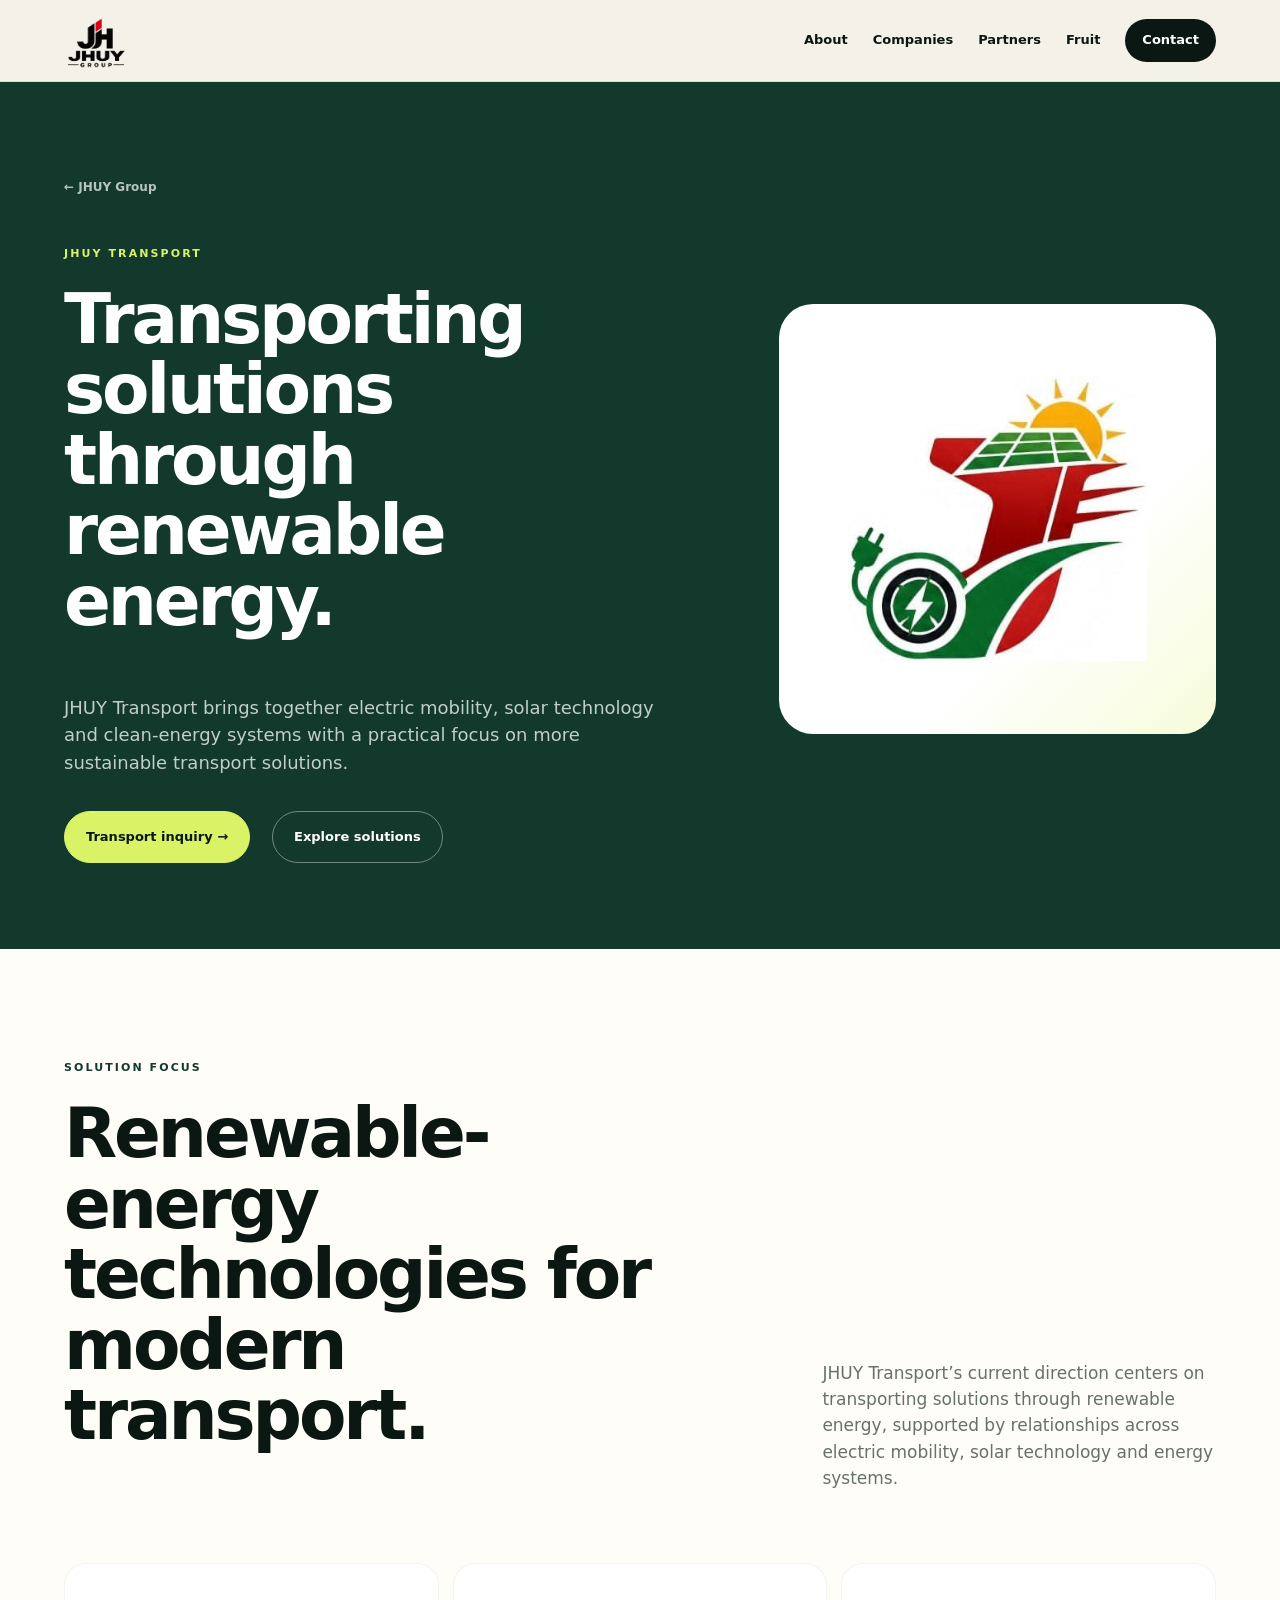
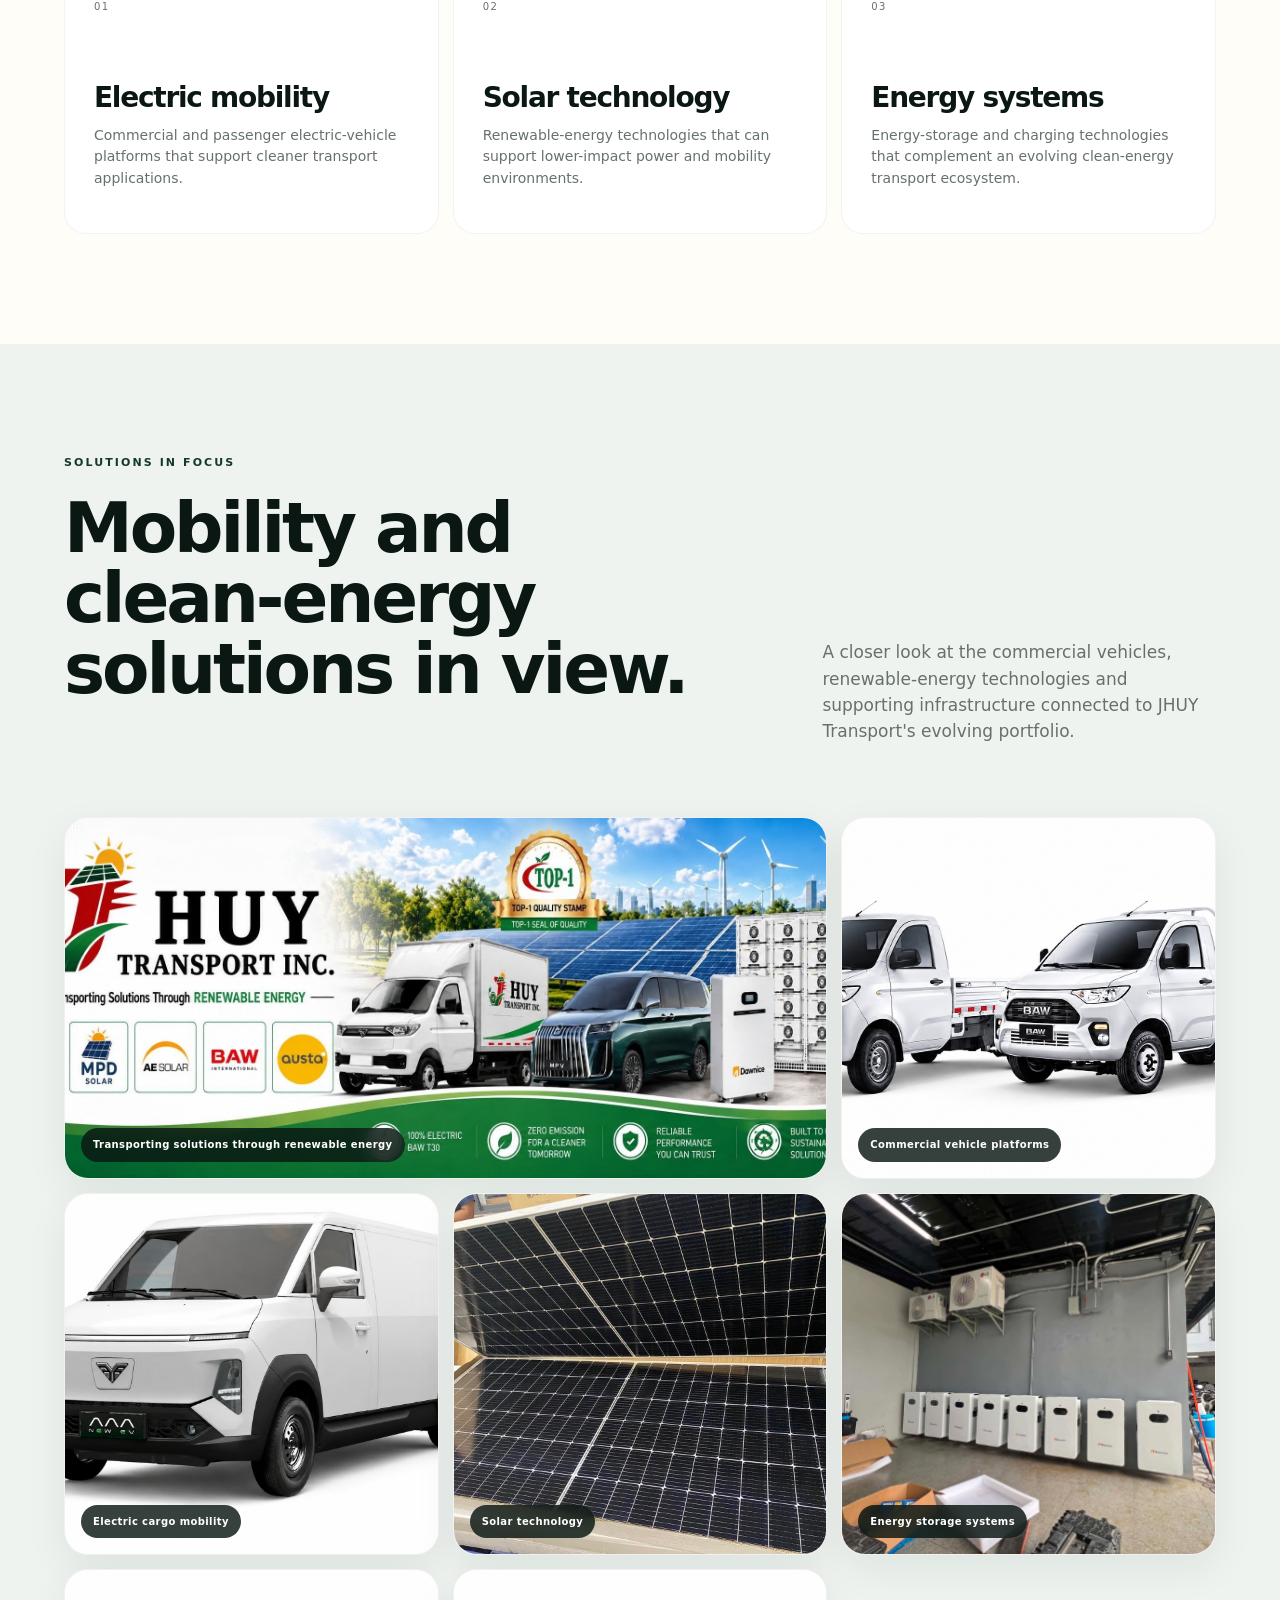
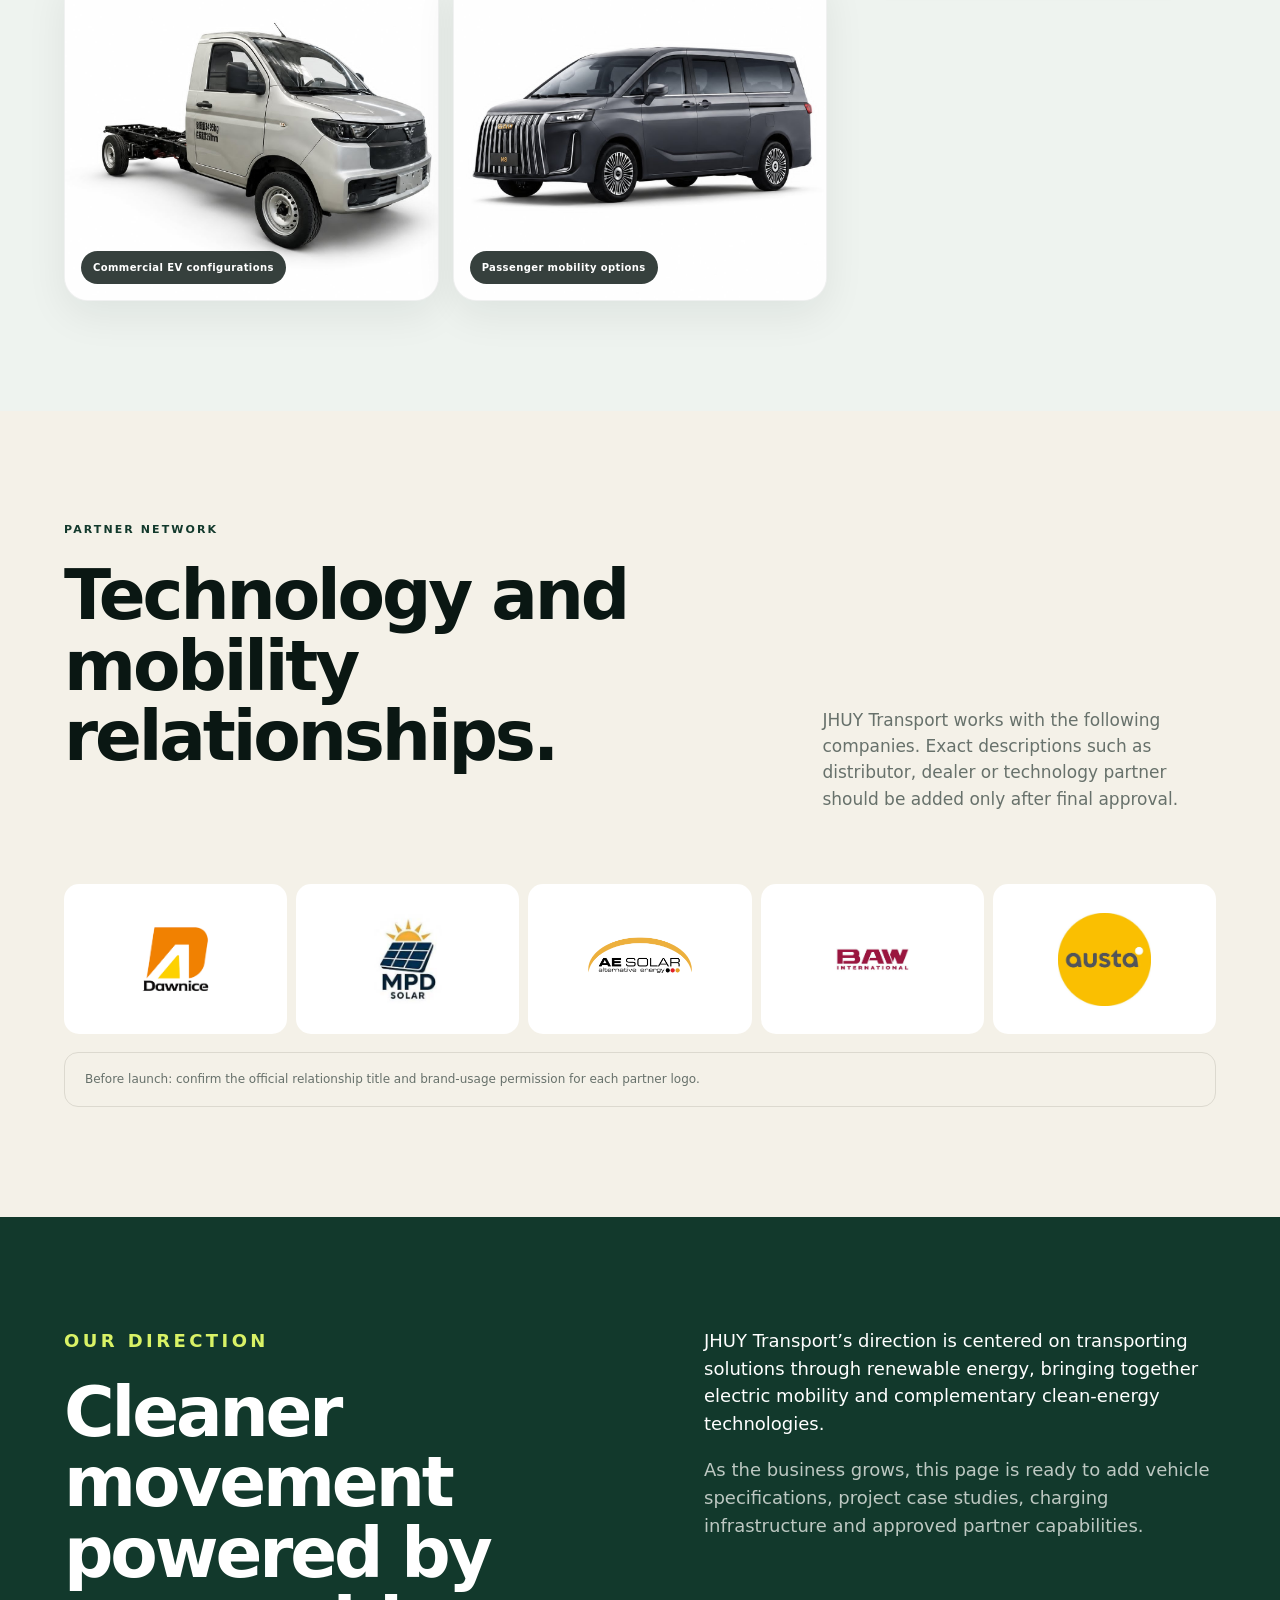
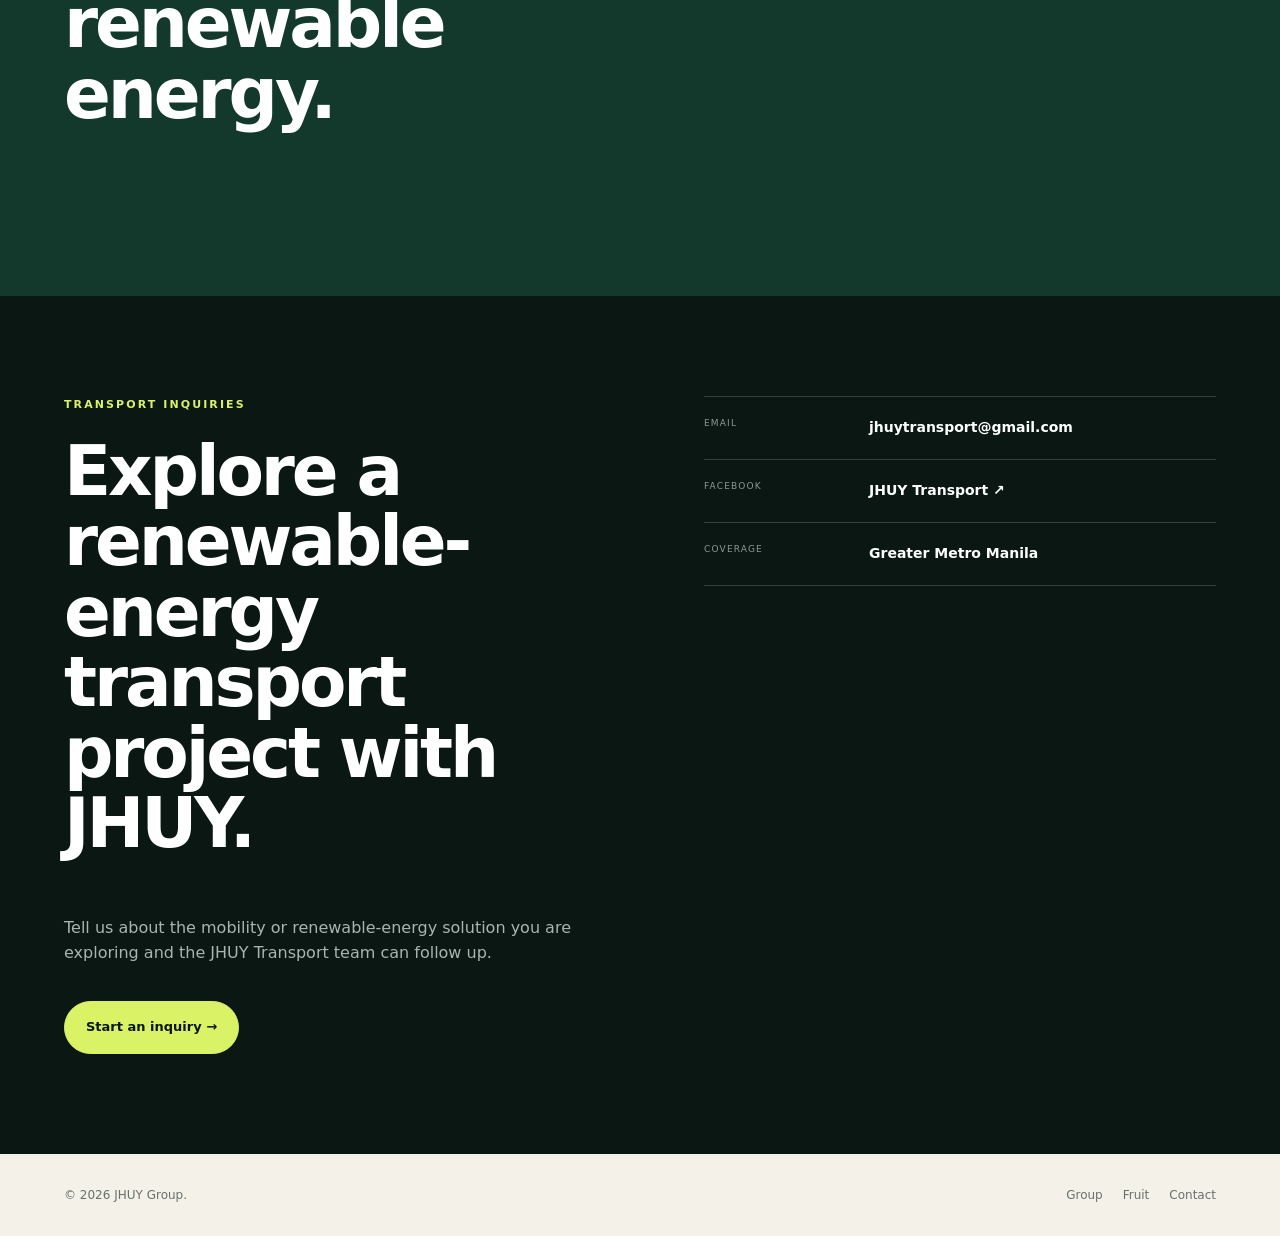
<file: transport.html>
<!doctype html><html lang="en"><head><meta charset="utf-8"><meta name="viewport" content="width=device-width,initial-scale=1"><title>JHUY Transport | Renewable Energy & Mobility</title><meta name="description" content="JHUY Transport focuses on transporting solutions through renewable energy, spanning electric mobility, solar technology and supporting clean-energy systems."><link rel="stylesheet" href="assets/site.css"></head><body>
<header class="site-header"><a class="holdings-brand" href="index.html" aria-label="JHUY Group home"><img src="assets/images/brands/jhuy-group.png" alt="JHUY Group">
</a><button class="menu-btn" aria-label="Open menu" aria-expanded="false">☰</button><nav class="nav"><a href="index.html#about">About</a><a href="index.html#companies">Companies</a><a href="#partners">Partners</a><a href="fruit.html">Fruit</a><a class="nav-cta" href="contact.html">Contact</a></nav></header>
<main><section class="subhero transport-theme"><div class="shell subhero-grid"><div><a class="back" href="index.html">← JHUY Group</a><p class="eyebrow light">JHUY TRANSPORT</p><h1>Transporting solutions through renewable energy.</h1><p class="lead">JHUY Transport brings together electric mobility, solar technology and clean-energy systems with a practical focus on more sustainable transport solutions.</p><div class="actions"><a class="btn" style="background:var(--lime);color:var(--ink);border-color:var(--lime)" href="contact.html?type=transport">Transport inquiry →</a><a class="btn alt" style="color:white;border-color:rgba(255,255,255,.4)" href="#solutions">Explore solutions</a></div></div><div class="brand-display"><img src="assets/images/brands/jhuy-transport.jpeg" alt="JHUY Transport logo"></div></div></section>
<section class="section white" id="solutions"><div class="shell"><div class="section-head"><div><p class="eyebrow">SOLUTION FOCUS</p><h2>Renewable-energy technologies for modern transport.</h2></div><p>JHUY Transport’s current direction centers on transporting solutions through renewable energy, supported by relationships across electric mobility, solar technology and energy systems.</p></div><div class="service-grid"><div class="service-card"><span class="num">01</span><h3>Electric mobility</h3><p>Commercial and passenger electric-vehicle platforms that support cleaner transport applications.</p></div><div class="service-card"><span class="num">02</span><h3>Solar technology</h3><p>Renewable-energy technologies that can support lower-impact power and mobility environments.</p></div><div class="service-card"><span class="num">03</span><h3>Energy systems</h3><p>Energy-storage and charging technologies that complement an evolving clean-energy transport ecosystem.</p></div></div></div></section>
<section class="section transport-gallery-section"><div class="shell"><div class="section-head"><div><p class="eyebrow">SOLUTIONS IN FOCUS</p><h2>Mobility and clean-energy solutions in view.</h2></div><p>A closer look at the commercial vehicles, renewable-energy technologies and supporting infrastructure connected to JHUY Transport's evolving portfolio.</p></div><div class="visual-gallery transport-gallery"><figure class="gallery-card gallery-wide"><img src="assets/images/transport-gallery/jhuy-transport-renewable-banner.jpeg" alt="JHUY Transport renewable energy portfolio banner" loading="lazy"><figcaption>Transporting solutions through renewable energy</figcaption></figure><figure class="gallery-card"><img src="assets/images/transport-gallery/baw-commercial-trucks.jpeg" alt="BAW commercial trucks" loading="lazy"><figcaption>Commercial vehicle platforms</figcaption></figure><figure class="gallery-card"><img src="assets/images/transport-gallery/electric-cargo-van.jpeg" alt="Electric cargo van" loading="lazy"><figcaption>Electric cargo mobility</figcaption></figure><figure class="gallery-card"><img src="assets/images/transport-gallery/solar-panels.jpeg" alt="Solar panels" loading="lazy"><figcaption>Solar technology</figcaption></figure><figure class="gallery-card"><img src="assets/images/transport-gallery/energy-storage-installation.jpeg" alt="Battery energy storage installation" loading="lazy"><figcaption>Energy storage systems</figcaption></figure><figure class="gallery-card"><img src="assets/images/transport-gallery/commercial-chassis-ev.jpeg" alt="Commercial electric vehicle chassis" loading="lazy"><figcaption>Commercial EV configurations</figcaption></figure><figure class="gallery-card"><img src="assets/images/transport-gallery/passenger-mobility.jpeg" alt="Passenger mobility vehicle" loading="lazy"><figcaption>Passenger mobility options</figcaption></figure></div></div></section>
<section class="section shell logo-section" id="partners"><div class="section-head"><div><p class="eyebrow">PARTNER NETWORK</p><h2>Technology and mobility relationships.</h2></div><p>JHUY Transport works with the following companies. Exact descriptions such as distributor, dealer or technology partner should be added only after final approval.</p></div><div class="partner-logos"><a class="logo-tile partner-link" href="https://www.energydawnice.com" target="_blank" rel="noopener noreferrer" aria-label="Visit Dawnice website"><img src="assets/images/transport-partners/dawnice.png" alt="Dawnice"><span class="partner-link-icon" aria-hidden="true">↗</span></a><a class="logo-tile partner-link" href="https://web.facebook.com/mpdsolarph/?_rdc=1&_rdr" target="_blank" rel="noopener noreferrer" aria-label="Visit MPD Solar Facebook page"><img src="assets/images/transport-partners/mpd-solar-display.png" alt="MPD Solar"><span class="partner-link-icon" aria-hidden="true">↗</span></a><a class="logo-tile partner-link" href="https://ae-solar.com/" target="_blank" rel="noopener noreferrer" aria-label="Visit AE Solar website"><img src="assets/images/transport-partners/ae-solar.png" alt="AE Solar"><span class="partner-link-icon" aria-hidden="true">↗</span></a><a class="logo-tile partner-link" href="https://bawauto.com" target="_blank" rel="noopener noreferrer" aria-label="Visit BAW website"><img src="assets/images/transport-partners/baw-international.png" alt="BAW International"><span class="partner-link-icon" aria-hidden="true">↗</span></a><a class="logo-tile partner-link" href="https://www.austasolar.net" target="_blank" rel="noopener noreferrer" aria-label="Visit AUSTA Solar website"><img src="assets/images/transport-partners/austa.png" alt="AUSTA"><span class="partner-link-icon" aria-hidden="true">↗</span></a></div><div class="note-box">Before launch: confirm the official relationship title and brand-usage permission for each partner logo.</div></section>
<section class="section dark"><div class="shell statement"><div><p class="eyebrow light">OUR DIRECTION</p><h2>Cleaner movement powered by renewable energy.</h2></div><div><p>JHUY Transport’s direction is centered on transporting solutions through renewable energy, bringing together electric mobility and complementary clean-energy technologies.</p><p style="color:#bdc8c2">As the business grows, this page is ready to add vehicle specifications, project case studies, charging infrastructure and approved partner capabilities.</p></div></div></section>
<section class="cta"><div class="shell cta-grid"><div><p class="eyebrow light">TRANSPORT INQUIRIES</p><h2>Explore a renewable-energy transport project with JHUY.</h2><p>Tell us about the mobility or renewable-energy solution you are exploring and the JHUY Transport team can follow up.</p><a class="btn" style="background:var(--lime);color:var(--ink);border-color:var(--lime);margin-top:20px" href="contact.html?type=transport">Start an inquiry →</a></div><div class="contact-list"><a class="contact-row" href="mailto:jhuytransport@gmail.com"><span>Email</span><strong>jhuytransport@gmail.com</strong></a><a class="contact-row" href="https://www.facebook.com/profile.php?id=61556021055742" target="_blank" rel="noopener noreferrer"><span>Facebook</span><strong>JHUY Transport ↗</strong></a><div class="contact-row"><span>Coverage</span><strong>Greater Metro Manila</strong></div></div></div></section></main>
<footer class="site-footer"><span>© <span data-year></span> JHUY Group.</span><div class="footer-links"><a href="index.html">Group</a><a href="fruit.html">Fruit</a><a href="contact.html">Contact</a></div></footer><script src="assets/site.js"></script></body></html>
</file>
<file: assets/site.css>
:root{
  --ink:#0a1713; --forest:#12392c; --forest2:#1d503d; --cream:#f4f1e8; --paper:#fffdf8;
  --line:#dcd9cf; --muted:#67716b; --lime:#d9f266; --fruit:#9e0d13; --fruit-green:#0a6c2b;
  --transport-red:#a51417; --transport-green:#087736; --gold:#f0b53a; --shadow:0 24px 70px rgba(12,30,22,.10)
}
*{box-sizing:border-box} html{scroll-behavior:smooth} body{margin:0;background:var(--cream);color:var(--ink);font-family:Inter,ui-sans-serif,system-ui,-apple-system,BlinkMacSystemFont,"Segoe UI",sans-serif;line-height:1.55} body.menu-open{overflow:hidden}
a{color:inherit;text-decoration:none} img{max-width:100%;display:block} button,input,textarea{font:inherit} h1,h2,h3,p{margin-top:0} h1,h2,h3{letter-spacing:-.045em;line-height:1.02}.shell{width:min(1200px,90vw);margin-inline:auto}.eyebrow{font-size:11px;font-weight:850;letter-spacing:.19em;text-transform:uppercase;color:var(--forest);margin-bottom:22px}.eyebrow.light{color:var(--lime)}
.site-header{height:82px;display:flex;align-items:center;justify-content:space-between;padding:0 5vw;position:sticky;top:0;z-index:80;background:rgba(244,241,232,.92);backdrop-filter:blur(18px);border-bottom:1px solid rgba(10,23,19,.09)}.holdings-brand{display:flex;align-items:center;height:68px}.holdings-brand img{height:64px;width:auto;object-fit:contain}.nav{display:flex;align-items:center;gap:25px;font-size:13px;font-weight:750}.nav a:hover{opacity:.55}.nav .nav-cta{background:var(--ink);color:white;padding:11px 17px;border-radius:999px}.menu-btn{display:none;border:0;background:none;font-size:25px;padding:8px}
.hero{min-height:750px;padding:70px 0;display:grid;grid-template-columns:1.08fr .92fr;align-items:center;gap:7vw}.hero h1{font-size:clamp(62px,7.5vw,112px);margin-bottom:28px}.hero h1 span{color:var(--forest)}.hero .lead{font-size:19px;color:#53605a;max-width:670px}.actions{display:flex;align-items:center;gap:22px;margin-top:34px}.btn{display:inline-flex;align-items:center;gap:9px;background:var(--ink);color:white;border-radius:999px;padding:15px 21px;font-size:13px;font-weight:800;border:1px solid var(--ink)}.btn.alt{background:transparent;color:var(--ink)}.hero-art{height:560px;border-radius:40px;background:var(--forest);position:relative;overflow:hidden;box-shadow:var(--shadow)}.gridlines{position:absolute;inset:0;background-image:linear-gradient(rgba(255,255,255,.075) 1px,transparent 1px),linear-gradient(90deg,rgba(255,255,255,.075) 1px,transparent 1px);background-size:54px 54px}.orbit{position:absolute;border:1px solid rgba(217,242,102,.35);border-radius:50%;width:470px;height:470px;left:50%;top:50%;transform:translate(-50%,-50%)}.orbit:after{content:"";position:absolute;width:15px;height:15px;border-radius:50%;background:var(--lime);left:40px;top:88px;box-shadow:285px 290px 0 #f1b642}.portfolio-logo{position:absolute;background:white;border-radius:24px;padding:20px;box-shadow:0 22px 50px rgba(0,0,0,.2);width:215px;height:185px;display:flex;flex-direction:column;justify-content:space-between}.portfolio-logo img{height:104px;width:100%;object-fit:contain}.portfolio-logo strong{font-size:15px}.pl-transport{left:8%;top:13%;transform:rotate(-5deg)}.pl-fruit{right:8%;bottom:12%;transform:rotate(6deg)}.hero-count{position:absolute;right:28px;top:28px;border:1px solid rgba(255,255,255,.18);color:white;border-radius:16px;padding:14px 16px;display:flex;align-items:center;gap:14px}.hero-count span{font-size:8px;letter-spacing:.16em;color:#becbc5}.hero-count strong{font-size:27px}
.section{padding:110px 0}.white{background:var(--paper)}.dark{background:var(--forest);color:white}.section-head{display:grid;grid-template-columns:1.25fr .75fr;gap:8vw;align-items:end;margin-bottom:55px}.section-head h2,.statement h2,.cta h2,.subhero h1{font-size:clamp(42px,5.4vw,76px)}.section-head>p{font-size:17px;color:var(--muted);max-width:520px}.dark .section-head>p{color:#bdc8c2}.statement{display:grid;grid-template-columns:1fr 1fr;gap:10vw}.statement p{font-size:18px}.statement .muted{color:var(--muted)}
.company-grid{display:grid;grid-template-columns:1fr 1fr;gap:20px}.company-card{min-height:590px;border-radius:34px;padding:38px;display:flex;flex-direction:column;position:relative;overflow:hidden;transition:.25s transform}.company-card:hover{transform:translateY(-5px)}.company-card.transport{background:#dce9df}.company-card.fruit{background:#efdfd9}.card-kicker{display:flex;justify-content:space-between;font-size:10px;font-weight:850;letter-spacing:.14em}.company-card .logo-box{margin-top:auto;width:145px;height:145px;border-radius:28px;background:white;padding:17px;box-shadow:0 14px 36px rgba(0,0,0,.06)}.company-card .logo-box img{width:100%;height:100%;object-fit:contain}.company-card h3{font-size:52px;margin:26px 0 13px}.company-card p{font-size:16px;max-width:510px}.chips{display:flex;gap:7px;flex-wrap:wrap;margin-top:24px}.chips span{font-size:10px;font-weight:750;border:1px solid rgba(0,0,0,.15);border-radius:999px;padding:7px 10px}
.partner-groups{display:grid;grid-template-columns:1fr 1fr;gap:20px}.partner-panel{border:1px solid rgba(255,255,255,.14);border-radius:29px;padding:30px;background:rgba(255,255,255,.035)}.partner-panel h3{font-size:30px;margin-bottom:8px}.partner-panel>p{font-size:14px;color:#bcc9c2;margin-bottom:26px}.partner-logos{display:grid;grid-template-columns:repeat(2,1fr);gap:9px}.logo-tile{height:126px;background:white;border-radius:15px;padding:16px;display:grid;place-items:center}.logo-tile.wide{grid-column:1/-1}.logo-tile img{max-width:100%;max-height:93px;object-fit:contain}.partner-disclaimer{margin-top:22px;color:#93a69c;font-size:12px}
.principles{display:grid;grid-template-columns:repeat(4,1fr);gap:16px}.principle{border-top:1px solid var(--line);padding:24px 5px 0 0}.principle .number{font-size:10px;color:var(--muted);letter-spacing:.12em}.principle h3{font-size:27px;margin:48px 0 10px}.principle p{color:var(--muted);font-size:14px}
.cta{padding:100px 0;background:var(--ink);color:white}.cta-grid{display:grid;grid-template-columns:1fr 1fr;gap:10vw}.cta p{color:#aab5af;max-width:560px}.contact-list{border-top:1px solid #35413b}.contact-row{padding:20px 0;border-bottom:1px solid #35413b;display:grid;grid-template-columns:145px 1fr;gap:20px}.contact-row span{font-size:9px;letter-spacing:.13em;text-transform:uppercase;color:#8d9a93}.contact-row strong{font-size:14px}.site-footer{padding:32px 5vw;display:flex;justify-content:space-between;align-items:center;font-size:12px;color:var(--muted)}.footer-links{display:flex;gap:20px;flex-wrap:wrap}
.subhero{padding:92px 0 86px}.subhero.transport-theme{background:var(--forest);color:white}.subhero.fruit-theme{background:#f2e3dc}.subhero-grid{display:grid;grid-template-columns:1.05fr .75fr;gap:8vw;align-items:center}.back{display:inline-block;font-size:12px;font-weight:750;margin-bottom:48px;opacity:.7}.subhero .lead{font-size:18px;max-width:650px}.transport-theme .lead{color:#c2cec8}.brand-display{height:430px;border-radius:34px;background:white;display:grid;place-items:center;padding:55px;position:relative;overflow:hidden}.brand-display:before{content:"";position:absolute;inset:0;background:linear-gradient(135deg,transparent 65%,rgba(217,242,102,.25))}.brand-display img{max-height:285px;position:relative}.fruit-theme .brand-display:before{background:linear-gradient(135deg,transparent 65%,rgba(158,13,19,.12))}
.service-grid{display:grid;grid-template-columns:repeat(3,1fr);gap:14px}.service-card{background:white;border-radius:22px;padding:29px;min-height:260px;border:1px solid rgba(10,23,19,.05)}.service-card .num{font-size:10px;color:var(--muted);letter-spacing:.14em}.service-card h3{font-size:28px;margin:66px 0 12px}.service-card p{font-size:14px;color:var(--muted)}.locations{display:grid;grid-template-columns:repeat(3,1fr);gap:14px}.location{background:white;border:1px solid var(--line);border-radius:21px;padding:28px;min-height:175px}.location h3{font-size:26px}.location p{font-size:14px;color:var(--muted)}
.testimonials{display:grid;grid-template-columns:repeat(3,1fr);gap:14px}.quote{background:#f7f4eb;border-radius:21px;padding:28px}.quote p{font-size:15px}.quote strong{font-size:12px}.logo-section .partner-logos{grid-template-columns:repeat(5,1fr)}.logo-section .logo-tile{height:150px}.logo-section .logo-tile.wide{grid-column:auto}.note-box{margin-top:18px;padding:17px 20px;border:1px solid var(--line);border-radius:14px;font-size:12px;color:var(--muted)}
.contact-page{padding:100px 0}.contact-page-grid{display:grid;grid-template-columns:.8fr 1.2fr;gap:8vw}.contact-page h1{font-size:clamp(52px,7vw,92px)}.form{background:white;border-radius:28px;padding:34px;box-shadow:var(--shadow)}.form-grid{display:grid;grid-template-columns:1fr 1fr;gap:16px}.field{display:flex;flex-direction:column;gap:7px}.field.full{grid-column:1/-1}.field label{font-size:10px;font-weight:800;letter-spacing:.12em;text-transform:uppercase}.field input,.field textarea,.field select{width:100%;padding:14px 15px;border:1px solid var(--line);border-radius:12px;background:#fffdf9}.field textarea{min-height:140px;resize:vertical}.form button{margin-top:18px;cursor:pointer}.form-note{font-size:11px;color:var(--muted);margin:14px 0 0}.success{display:none;margin-top:18px;padding:12px 14px;background:#e7f4e8;border-radius:10px;font-size:13px}.success.show{display:block}
@media(max-width:900px){.menu-btn{display:block}.nav{display:none;position:fixed;top:82px;left:0;right:0;bottom:0;background:var(--cream);padding:35px 5vw;flex-direction:column;align-items:flex-start;font-size:20px}.nav.open{display:flex}.hero,.statement,.section-head,.subhero-grid,.cta-grid,.contact-page-grid{grid-template-columns:1fr}.hero{padding-top:60px}.hero-art{height:460px}.company-grid,.partner-groups{grid-template-columns:1fr}.principles{grid-template-columns:1fr 1fr}.service-grid,.locations,.testimonials{grid-template-columns:1fr 1fr}.logo-section .partner-logos{grid-template-columns:repeat(3,1fr)}.site-footer{align-items:flex-start;flex-direction:column;gap:20px}}
@media(max-width:600px){.hero h1{font-size:57px}.hero-art{height:390px}.portfolio-logo{width:175px;height:150px;padding:15px}.portfolio-logo img{height:82px}.pl-transport{left:5%;top:17%}.pl-fruit{right:5%;bottom:13%}.section,.cta,.contact-page{padding:78px 0}.company-card{min-height:500px;padding:28px}.company-card h3{font-size:42px}.partner-logos,.logo-section .partner-logos{grid-template-columns:1fr 1fr}.principles,.service-grid,.locations,.testimonials{grid-template-columns:1fr}.logo-section .logo-tile{height:120px}.contact-row{grid-template-columns:1fr;gap:5px}.form-grid{grid-template-columns:1fr}.field.full{grid-column:1}.brand-display{height:330px;padding:38px}.site-header{height:74px}.nav{top:74px}.actions{align-items:flex-start;flex-direction:column}.section-head{margin-bottom:38px}}

/* Version 3 partner-link and gallery refinements */
.partner-link{position:relative;transition:transform .22s ease,box-shadow .22s ease;border:1px solid transparent;overflow:hidden}.partner-link:hover,.partner-link:focus-visible{transform:translateY(-3px);box-shadow:0 16px 36px rgba(10,23,19,.12);border-color:rgba(10,23,19,.08);outline:none}.partner-link-icon{position:absolute;right:10px;top:8px;width:23px;height:23px;border-radius:999px;background:rgba(10,23,19,.06);display:grid;place-items:center;font-size:11px;color:#53605a;opacity:0;transform:translateY(2px);transition:.2s}.partner-link:hover .partner-link-icon,.partner-link:focus-visible .partner-link-icon{opacity:1;transform:translateY(0)}
.visual-gallery{display:grid;grid-template-columns:repeat(12,1fr);gap:14px}.gallery-card{grid-column:span 4;margin:0;background:white;border-radius:24px;overflow:hidden;min-height:330px;position:relative;border:1px solid rgba(10,23,19,.06);box-shadow:0 14px 42px rgba(12,30,22,.07)}.gallery-card.gallery-wide{grid-column:span 8}.gallery-card.gallery-tall{min-height:520px}.gallery-card img{width:100%;height:100%;min-height:330px;object-fit:cover;transition:transform .45s ease}.gallery-card.gallery-tall img{min-height:520px}.gallery-card:hover img{transform:scale(1.018)}.gallery-card figcaption{position:absolute;left:16px;bottom:16px;background:rgba(10,23,19,.82);backdrop-filter:blur(8px);color:white;padding:9px 12px;border-radius:999px;font-size:10px;font-weight:800;letter-spacing:.04em}.transport-gallery-section{background:#eef3ef}.fruit-gallery-section{background:#f5ebe5}.transport-gallery .gallery-wide{min-height:360px}.transport-gallery .gallery-wide img{min-height:360px;object-fit:cover}.fruit-gallery .gallery-wide{grid-column:span 8}.fruit-gallery .gallery-card{grid-column:span 4}
@media(max-width:900px){.visual-gallery{grid-template-columns:repeat(2,1fr)}.gallery-card,.gallery-card.gallery-wide,.fruit-gallery .gallery-card,.fruit-gallery .gallery-wide{grid-column:auto}.gallery-card,.gallery-card.gallery-tall{min-height:360px}.gallery-card img,.gallery-card.gallery-tall img{min-height:360px}}
@media(max-width:600px){.visual-gallery{grid-template-columns:1fr}.gallery-card,.gallery-card.gallery-wide,.gallery-card.gallery-tall{min-height:300px}.gallery-card img,.gallery-card.gallery-wide img,.gallery-card.gallery-tall img{min-height:300px}.partner-link-icon{opacity:1}}

/* September 2026 content and brand refinements */
.holdings-brand:focus-visible{outline:2px solid var(--forest);outline-offset:4px;border-radius:8px}.explore-jhuy{padding:100px 0;background:var(--ink);color:white}.explore-jhuy .section-head>p{color:#aab5af}.explore-grid{display:grid;grid-template-columns:repeat(3,1fr);gap:14px}.explore-card{min-height:260px;border:1px solid #35413b;border-radius:24px;padding:28px;display:flex;flex-direction:column;transition:.22s transform,.22s background}.explore-card:hover,.explore-card:focus-visible{transform:translateY(-4px);background:#11231d;outline:none}.explore-card span{font-size:10px;letter-spacing:.14em;color:var(--lime)}.explore-card h3{font-size:30px;margin:56px 0 10px}.explore-card p{font-size:14px;color:#aab5af;margin-bottom:26px}.explore-card b{margin-top:auto;font-size:12px}.light-contact-list{border-top-color:var(--line)}.light-contact-list .contact-row{border-bottom-color:var(--line)}.light-contact-list .contact-row span{color:var(--muted)}.hp-field{position:absolute!important;left:-9999px!important;width:1px!important;height:1px!important;overflow:hidden!important}.testimonials-two{grid-template-columns:repeat(2,1fr)}.form-status-error{background:#f8e6e4;color:#7d1717}.form-status-success{background:#e7f4e8;color:#154f26}
@media(max-width:900px){.explore-grid{grid-template-columns:1fr}.holdings-brand{height:60px}.holdings-brand img{height:56px}}
@media(max-width:600px){.holdings-brand{height:54px}.holdings-brand img{height:50px}.testimonials-two{grid-template-columns:1fr}}

/* September 2026 mobile navigation refinements */
@media (max-width: 900px) {.site-header {position: sticky;top: 0;z-index: 1000;}.menu-btn {display: block;position: relative;z-index: 1002;}.nav {display: none !important;position: fixed !important;top: 82px !important;left: 0 !important;right: 0 !important;bottom: 0 !important;width: 100% !important;height: calc(100dvh - 82px) !important;background: #0a1713 !important;color: #ffffff !important;padding: 25px 6vw 40px !important;flex-direction: column !important;align-items: stretch !important;justify-content: flex-start !important;gap: 0 !important;overflow-y: auto !important;z-index: 1001 !important;}.nav.open {display: flex !important;}.nav a {position: relative;display: flex !important;align-items: center !important;justify-content: space-between !important;width: 100% !important;padding: 19px 4px !important;margin: 0 !important;background: transparent !important;color: #ffffff !important;font-size: 21px !important;line-height: 1.2 !important;font-weight: 750 !important;border-bottom: 1px solid rgba(255,255,255,.16) !important;border-radius: 0 !important;}.nav a:not(.nav-cta)::after {content: "→";font-size: 18px;opacity: .5;}.nav .nav-cta {margin-top: 25px !important;padding: 17px 20px !important;background: #d9f266 !important;color: #0a1713 !important;border: 0 !important;border-radius: 999px !important;justify-content: center !important;font-size: 17px !important;font-weight: 800 !important;}.nav .nav-cta::after {content: none !important;}}

/* Smaller phones */
@media (max-width: 600px) {.nav {top: 74px !important;height: calc(100dvh - 74px) !important;padding-top: 24px !important;}}
</file>
